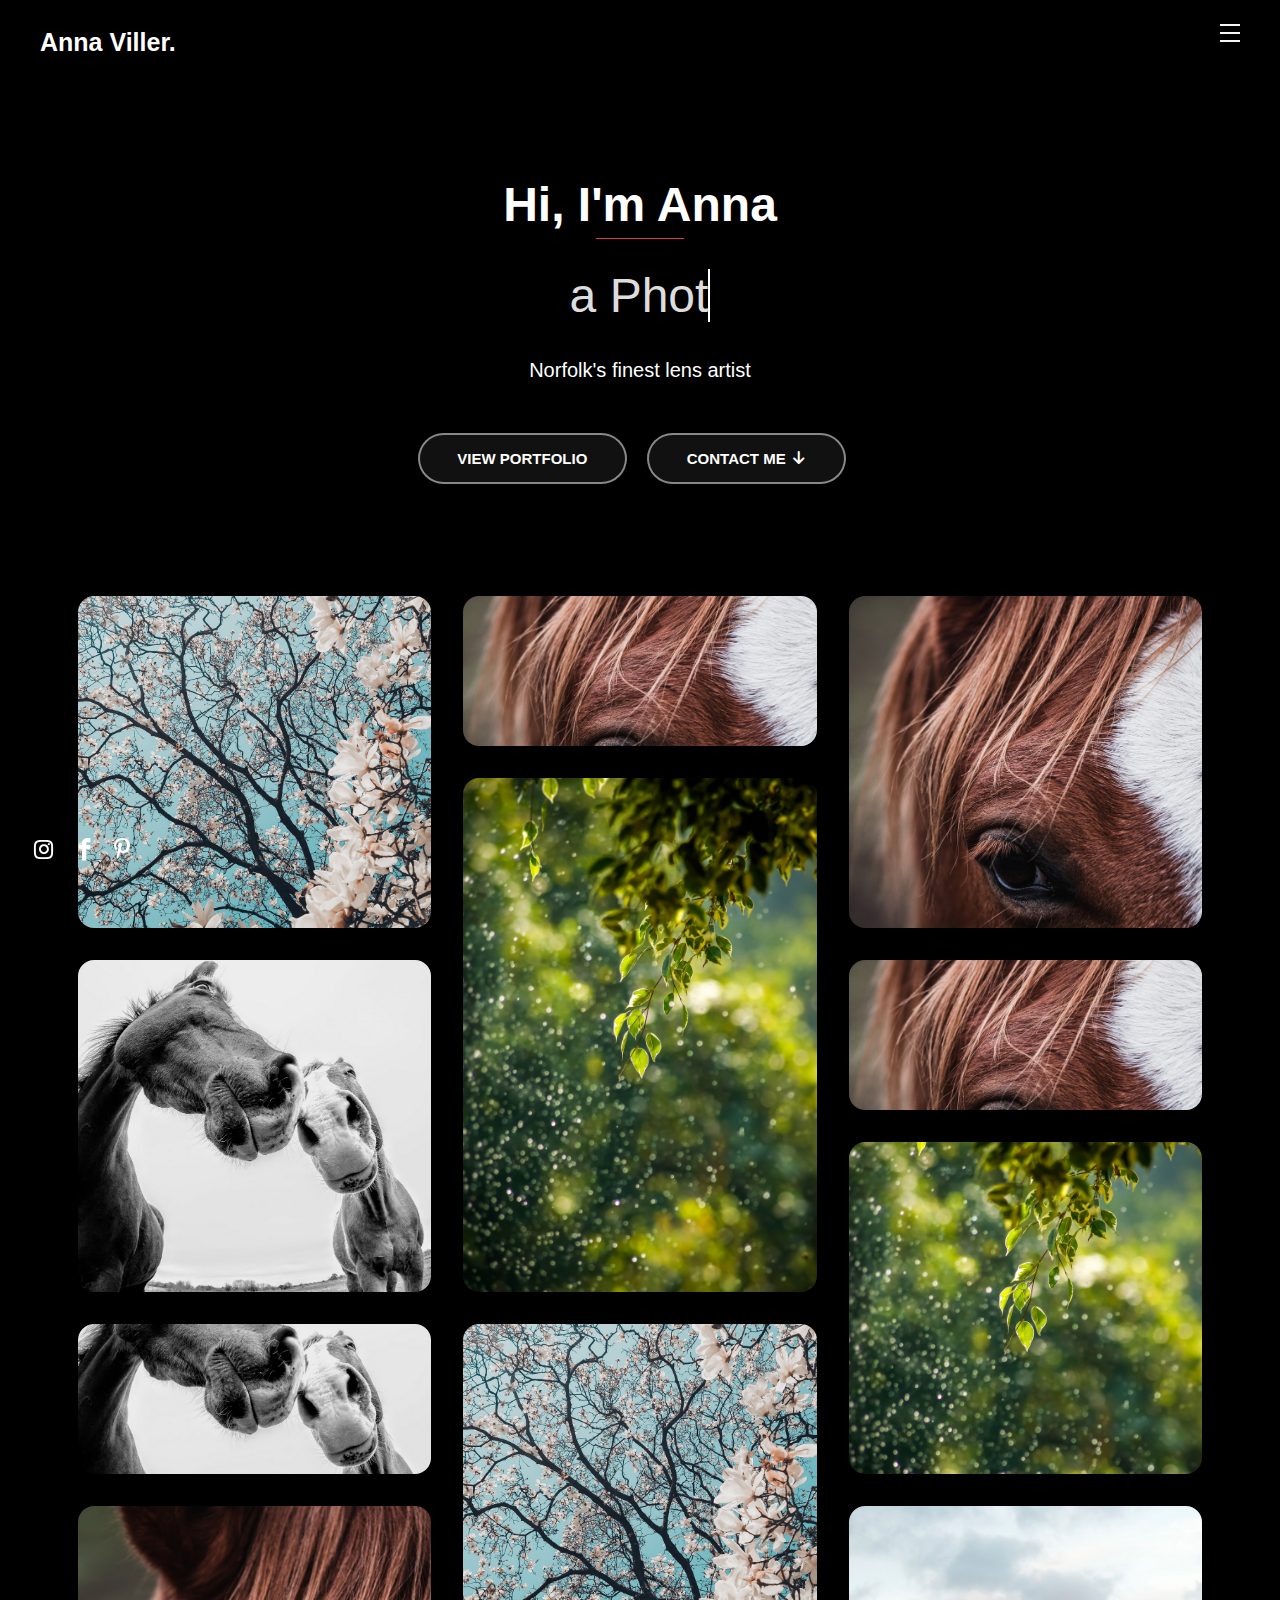
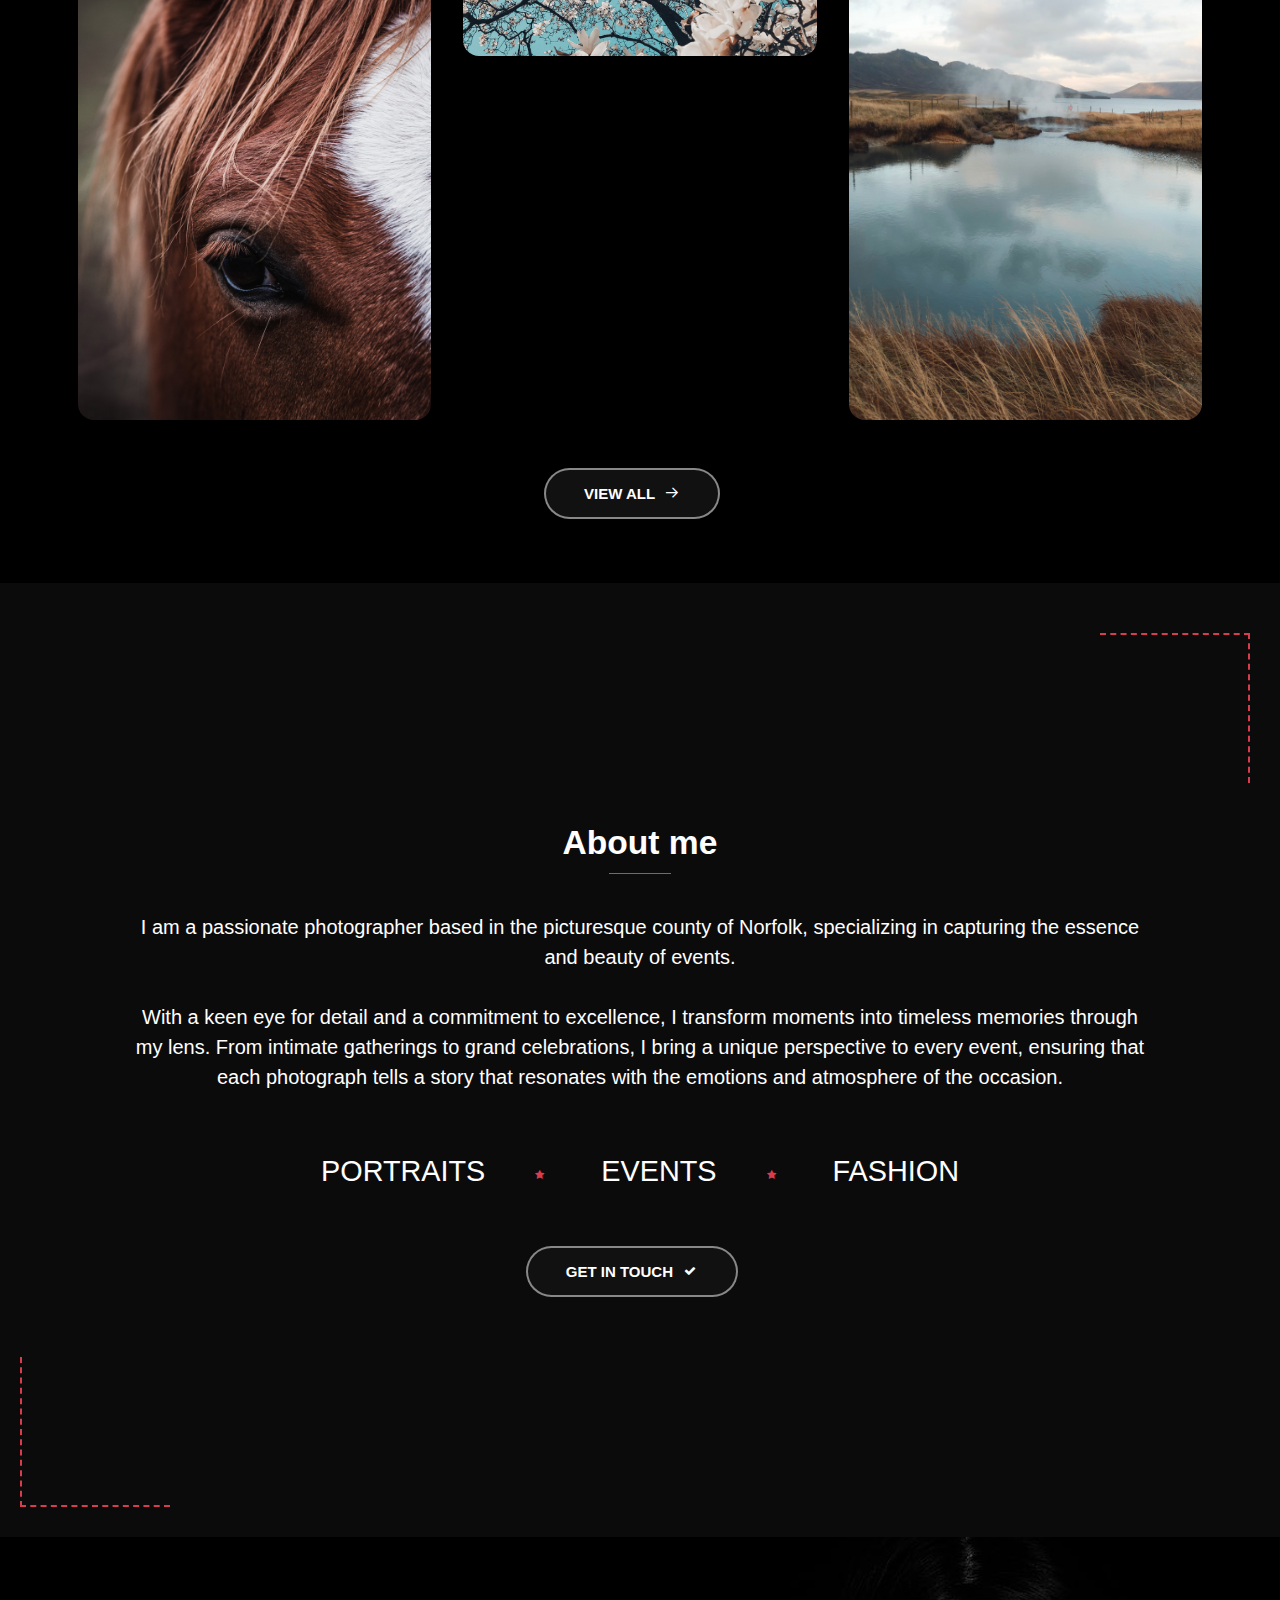
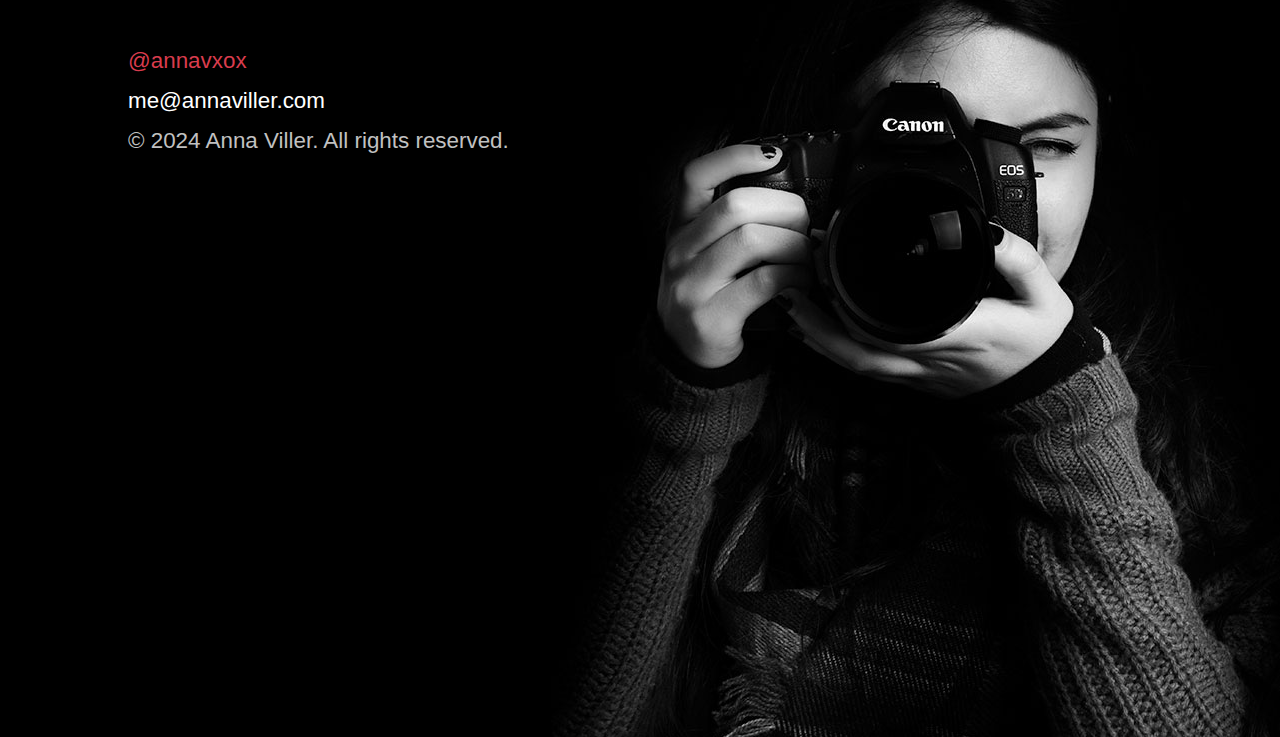
<file: index.html>
<!DOCTYPE html>
<html>
<head>
  <title>Anna Viller – Event Photography</title>
  <meta charset="utf-8">
  <meta http-equiv="X-UA-Compatible" content="IE=edge">
  <meta name="viewport" content="width=device-width, initial-scale=1.0">
  <meta name="format-detection" content="telephone=no">
  <meta name="apple-mobile-web-app-capable" content="yes">
  <meta name="author" content="">
  <meta name="keywords" content="">
  <meta name="description" content="">

  <link rel="stylesheet" type="text/css" href="css/normalize.css">
  <link rel="stylesheet" type="text/css" href="css/normalize.css">
  <link rel="stylesheet" type="text/css" href="css/vendor.css">
  <link rel="stylesheet" type="text/css" href="fonts/icomoon/icomoon.css">
  <link rel="stylesheet" type="text/css" href="style.css">

</head>
<body class="bg-black">

<div class="preloader">
  <svg>
    <g>
      <path d="M 50,100 A 1,1 0 0 1 50,0"/>
    </g>
    <g>
      <path d="M 50,75 A 1,1 0 0 0 50,-25"/>
    </g>
    <defs>
      <linearGradient id="gradient" x1="0%" y1="0%" x2="0%" y2="100%">
        <stop offset="0%" style="stop-color:#FF56A1;stop-opacity:1" />
        <stop offset="100%" style="stop-color:#FF9350;stop-opacity:1" />
      </linearGradient>
    </defs>
  </svg>
</div>

<div class="nav nav-overlay">
  <div class="nav__content">
    <ul class="nav__list">
      <li class="nav__list-item active-nav"><a href="index.html" class="hover-target">Home</a></li>
      <li class="nav__list-item"><a href="portfolio.html" class="hover-target">Portfolio</a></li>
    </ul>
  </div>
</div>

<header id="header" class="light">
  <div id="header-wrap">
    <nav id="navbar">
      <div class="main-logo">
        <a href="index.html">Anna Viller.</a>
      </div>
      <div class="action-menu">
        <input id="menu-toggle" type="checkbox" />
        <label class="menu-btn" for="menu-toggle">
          <span></span>
        </label>
      </div><!--action-menu-->
    </nav>
  </div><!--header-wrap-->
</header>

<div class="social-links">
  <ul class="list-unstyled d-flex">
    <li class="mr-3"><a href="#"><i class="icon icon-instagram m-1"></i></a></li>
    <li class="mr-3"><a href="#"><i class="icon icon-facebook m-1"></i></a></li>
    <li><a href="#"><i class="icon icon-pinterest-p m-1"></i></a></li>
  </ul>
</div><!--social-links-->

<div id="billboard">
  <div class="container">
    <div class="row">
      <div class="billboard-content d-flex mt-6 align-center">

        <div class="light text-center">
          <h1 class="section-title mb-4">Hi, <strong>I'm Anna</strong></h1>

          <span class="designation typewrite" data-period="500" data-type='[ "a Photographer", "Graphic Designer", "and a Hercules fan." ]'></span>
          <p class="pt-3">Norfolk's finest lens artist</p>

          <div class="button-container flex-sm-column flex-md-row justify-content-center mt-5">

            <a href="portfolio.html" class="btn btn-pill btn-large btn-outline-light mr-3 mb-sm-3"><span>View Portfolio</span></a>

            <a href="#contact" class="btn btn-pill btn-large btn-outline-light mr-3"><span>Contact Me</span><i class="icon icon-arrow-down2"></i></a>

          </div><!--button-box-->
        </div><!--text-content-->
      </div>
    </div>
  </div>
</div><!--billboard-->

<section class="portfolio-wrap fancyboxeffect light padding-medium">


  <div class="d-flex flex-wrap col-md-12">
    <div class="portfolio-container rows-8">
      <div>
        <a class="image-link" href="images/photo1.png">
          <img src="images/photo1.png" alt="photo" class="galleryImg" loading="lazy">
        </a>
      </div>
      <div>
        <a class="image-link" href="images/photo2.png">
          <img src="images/photo2.png" alt="photo" class="galleryImg" loading="lazy">
        </a>
      </div>

      <div>
        <a class="image-link" href="images/photo2.png">
          <img src="images/photo2.png" alt="photo" class="galleryImg" loading="lazy">
        </a>
      </div>
      <div>
        <a class="image-link" href="images/photo3.png">
          <img src="images/photo3.png" alt="photo" class="galleryImg" loading="lazy">
        </a>
      </div>
      <div>
        <a class="image-link" href="images/photo4.png">
          <img src="images/photo4.png" alt="photo" class="galleryImg" loading="lazy">
        </a>
      </div>
      <div>
        <a class="image-link" href="images/photo2.png">
          <img src="images/photo2.png" alt="photo" class="galleryImg" loading="lazy">
        </a>
      </div>
      <div>
        <a class="image-link" href="images/photo3.png">
          <img src="images/photo3.png" alt="photo" class="galleryImg" loading="lazy">
        </a>
      </div>
      <div>
        <a class="image-link" href="images/photo4.png">
          <img src="images/photo4.png" alt="photo" class="galleryImg" loading="lazy">
        </a>
      </div>
      <div>
        <a class="image-link" href="images/photo2.png">
          <img src="images/photo2.png" alt="photo" class="galleryImg" loading="lazy">
        </a>
      </div>

      <div>
        <a class="image-link" href="images/photo1.png">
          <img src="images/photo1.png" alt="photo" class="galleryImg" loading="lazy">
        </a>
      </div>
      <div>
        <a class="image-link" href="images/photo5.png">
          <img src="images/photo5.png" alt="photo" class="galleryImg" loading="lazy">
        </a>
      </div>

    </div>
  </div><!--col-md-12-->

  <div class="pix_btn btn-click text-center">
    <a href="portfolio.html" class="btn btn-pill btn-large btn-outline-light mr-3"><span>View all</span>
      <i class="icon icon-arrow-thin-right"></i></a>
  </div>

</section>

<section class="about-us bg-grey light padding-xlarge">
  <div class="container">
    <div class="row">
      <div class="border-top-right"></div><!--border-top-right-->
      <div class="border-left-bottom"></div><!--border-left-bottom-->
      <div class="section-header text-center">
        <h2 class="section-title mb-5">About me</h2>
        <p>I am a passionate photographer based in the picturesque county of Norfolk, specializing in capturing the essence and beauty of events.</p>
        <p>With a keen eye for detail and a commitment to excellence, I transform moments into timeless memories through my lens. From intimate gatherings to grand celebrations, I bring a unique perspective to every event, ensuring that each photograph tells a story that resonates with the emotions and atmosphere of the occasion.</p>
      </div>
      <div class="pg-features flex-container mt-4">
        <ul class="list-unstyled m-auto d-flex flex-column flex-md-row justify-content-center text-uppercase">
          <li><a href="#">Portraits</a><i class="icon icon-star d-none d-md-inline-block"></i></li>
          <li><a href="#">Events</a><i class="icon icon-star d-none d-md-inline-block"></i></li>
          <li><a href="#">Fashion</a></li>
        </ul>
      </div><!--pg-features-->
    </div>
    <div class="pix_btn btn-click text-center mt-5">
      <a href="#contact" class="btn btn-pill btn-large btn-outline-light mr-3" data-hover="click"><span>Get in touch</span>
        <i class="icon icon-check"></i></a>
    </div>
  </div>
</section>

<footer id="footer" class="bg-black light padding-xlarge" style="background-image: url(images/photography.jpg);background-position: right;background-repeat: no-repeat;">

  <div class="container">
    <div class="row">

      <div class="contact-information mt-4 ">

        <div id="contact" class="contact-detail">
          <div class="detail mr-6 mb-4">
            <ul class="list-unstyled colored-grey text-large">
              <li><a href="" class="colored">@annavxox</a></li>
              <li><a href="mailto:info@yourcompany.com">me@annaviller.com</a></li>
              <li>© 2024 Anna Viller. All rights reserved.</li>
            </ul>
          </div><!--detail-->

        </div><!--contact-detail-->

      </div><!--contact-information-->
    </div>
  </div>
</footer>
<script src="js/jquery-1.11.0.min.js"></script>
<script type="text/javascript" src="js/plugins.js"></script>
<script type="text/javascript" src="js/script.js"></script>

</body>
</html>
</file>
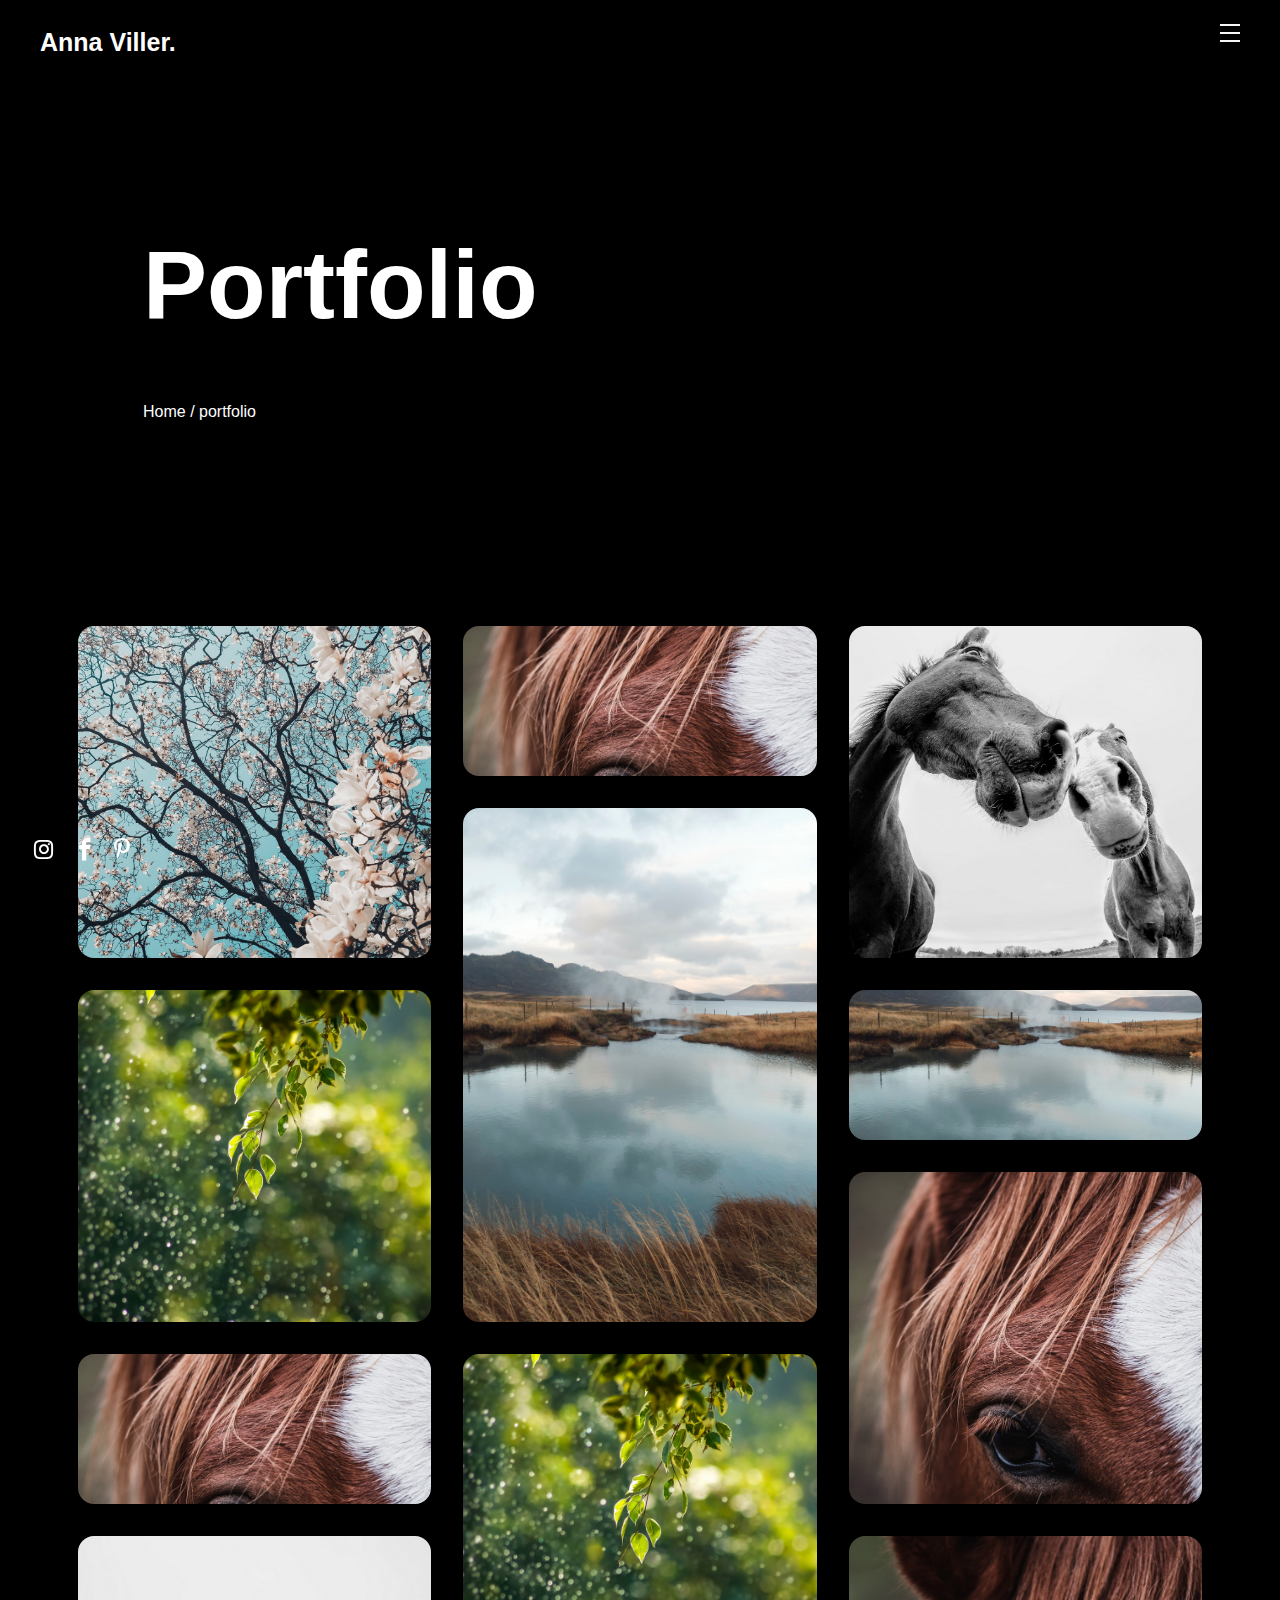
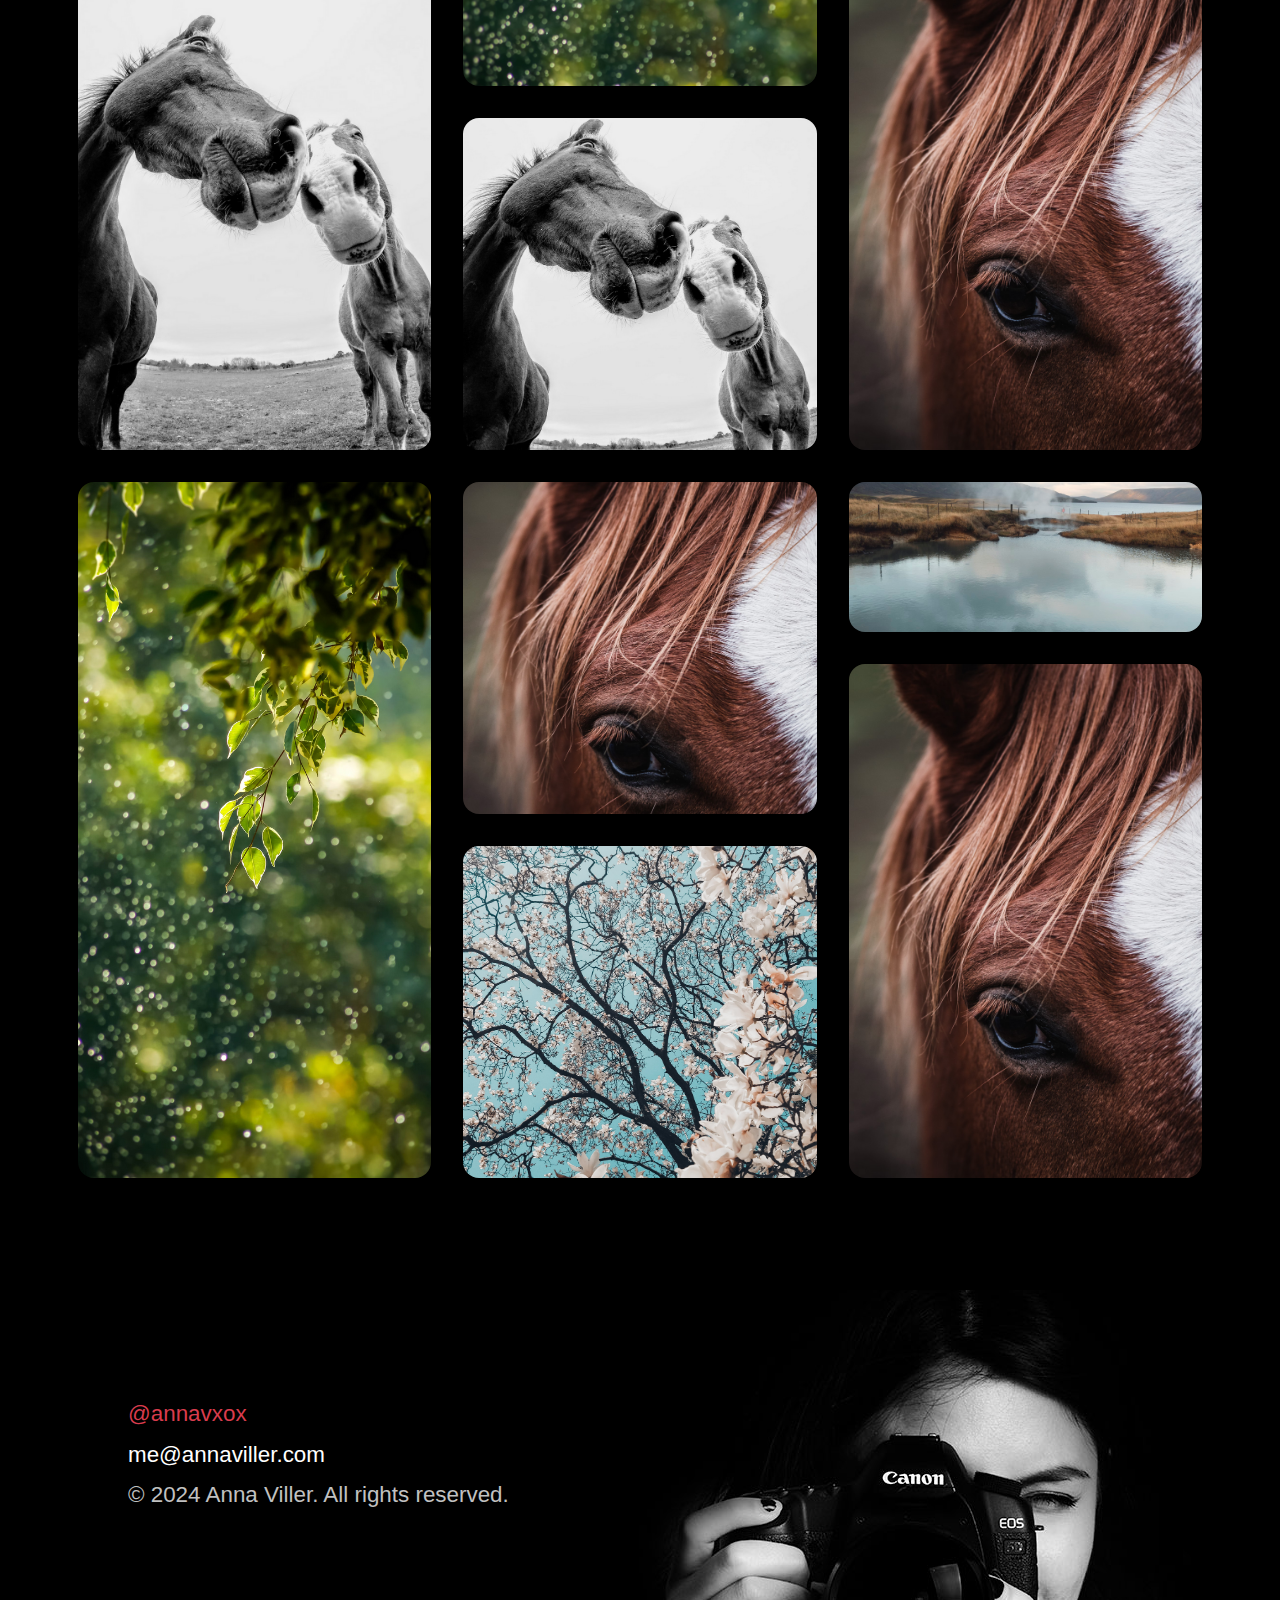
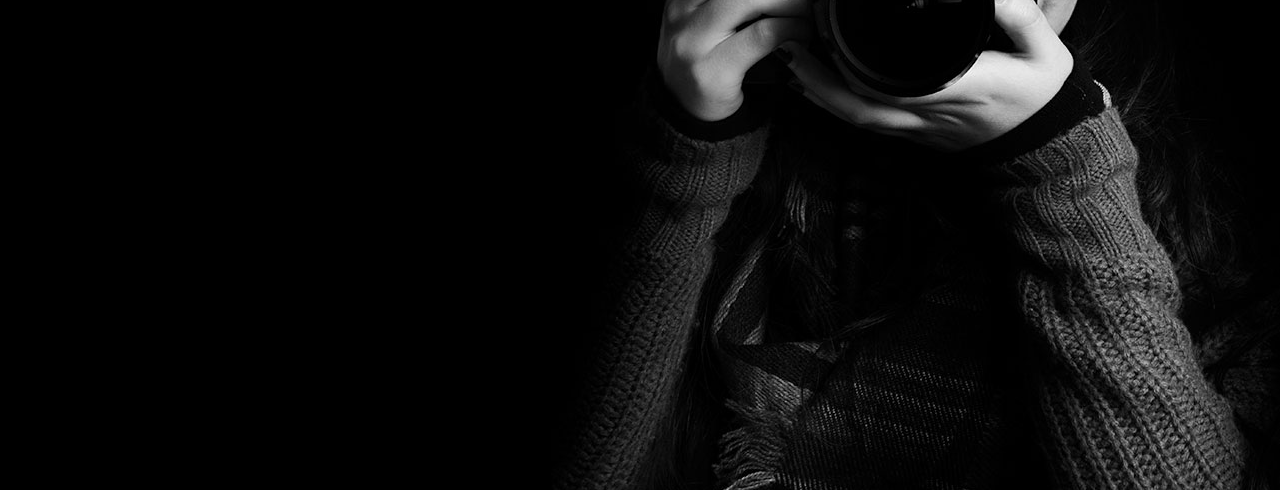
<file: portfolio.html>
<!DOCTYPE html>
<html>
<head>
    <title>Portfolio | Anna Viller – Event Photography</title>
    <meta charset="utf-8">
    <meta http-equiv="X-UA-Compatible" content="IE=edge">
    <meta name="viewport" content="width=device-width, initial-scale=1.0">
    <meta name="format-detection" content="telephone=no">
    <meta name="apple-mobile-web-app-capable" content="yes">
    <meta name="author" content="">
    <meta name="keywords" content="">
    <meta name="description" content="">

    <link rel="stylesheet" type="text/css" href="css/normalize.css">
    <link rel="stylesheet" type="text/css" href="css/vendor.css">
    <link rel="stylesheet" type="text/css" href="fonts/icomoon/icomoon.css">
    <link rel="stylesheet" type="text/css" href="style.css">

</head>
<body class="bg-black light">

<div class="preloader">
    <svg>
        <g>
            <path d="M 50,100 A 1,1 0 0 1 50,0"/>
        </g>
        <g>
            <path d="M 50,75 A 1,1 0 0 0 50,-25"/>
        </g>
        <defs>
            <linearGradient id="gradient" x1="0%" y1="0%" x2="0%" y2="100%">
                <stop offset="0%" style="stop-color:#FF56A1;stop-opacity:1" />
                <stop offset="100%" style="stop-color:#FF9350;stop-opacity:1" />
            </linearGradient>
        </defs>
    </svg>
</div>

<div class="nav nav-overlay">
    <div class="nav__content">
        <ul class="nav__list">
            <li class="nav__list-item"><a href="index.html" class="hover-target">Home</a></li>
            <li class="nav__list-item active-nav"><a href="portfolio.html" class="hover-target">Portfolio</a></li>
        </ul>
    </div>
</div>

<header id="header" class="light">
    <div id="header-wrap">
        <nav id="navbar">
            <div class="main-logo">
                <a href="index.html">Anna Viller.</a>
            </div>
            <div class="action-menu">
                <input id="menu-toggle" type="checkbox" />
                <label class="menu-btn" for="menu-toggle">
                    <span></span>
                </label>
            </div><!--action-menu-->
        </nav>
    </div><!--header-wrap-->
</header>


<div class="social-links">
    <ul class="list-unstyled d-flex">
        <li class="mr-3"><a href="#"><i class="icon icon-instagram m-1"></i></a></li>
        <li class="mr-3"><a href="#"><i class="icon icon-facebook m-1"></i></a></li>
        <li><a href="#"><i class="icon icon-pinterest-p m-1"></i></a></li>
    </ul>
</div><!--social-links-->

<section class="hero-section">

    <div class="hero-content padding-large">
        <div class="container">
            <div class="row">
                <div class="col-md-12">
                    <h1 class="page-title">Portfolio</h1>
                    <div class="breadcrumbs">
                        <span class="item"><a href="index.html">Home /</a></span>
                        <span class="item">portfolio</span>
                    </div>
                </div>
            </div>
        </div>
    </div>

</section>

<div id="main-wrapper">

    <section class="portfolio-wrap fancyboxeffect light padding-medium">


        <div class="d-flex flex-wrap col-md-12">
            <div class="portfolio-container">
                <div>
                    <a class="image-link" rel="gallery" href="images/photo1.png">
                        <img src="images/photo1.png" alt="photo" class="galleryImg" loading="lazy">
                    </a>
                </div>
                <div>
                    <a class="image-link" href="images/photo2.png">
                        <img src="images/photo2.png" alt="photo" class="galleryImg" loading="lazy">
                    </a>
                </div>
                <div>
                    <a class="image-link" href="images/photo3.png">
                        <img src="images/photo3.png" alt="photo" class="galleryImg" loading="lazy">
                    </a>
                </div>
                <div>
                    <a class="image-link" href="images/photo4.png">
                        <img src="images/photo4.png" alt="photo" class="galleryImg" loading="lazy">
                    </a>
                </div>
                <div>
                    <a class="image-link" href="images/photo5.png">
                        <img src="images/photo5.png" alt="photo" class="galleryImg" loading="lazy">
                    </a>
                </div>
                <div>
                    <a class="image-link" href="images/photo5.png">
                        <img src="images/photo5.png" alt="photo" class="galleryImg" loading="lazy">
                    </a>
                </div>
                <div>
                    <a class="image-link" href="images/photo2.png">
                        <img src="images/photo2.png" alt="photo" class="galleryImg" loading="lazy">
                    </a>
                </div>

                <div>
                    <a class="image-link" href="images/photo2.png">
                        <img src="images/photo2.png" alt="photo" class="galleryImg" loading="lazy">
                    </a>
                </div>
                <div>
                    <a class="image-link" href="images/photo3.png">
                        <img src="images/photo3.png" alt="photo" class="galleryImg" loading="lazy">
                    </a>
                </div>
                <div>
                    <a class="image-link" href="images/photo4.png">
                        <img src="images/photo4.png" alt="photo" class="galleryImg" loading="lazy">
                    </a>
                </div>
                <div>
                    <a class="image-link" href="images/photo2.png">
                        <img src="images/photo2.png" alt="photo" class="galleryImg" loading="lazy">
                    </a>
                </div>
                <div>
                    <a class="image-link" href="images/photo3.png">
                        <img src="images/photo3.png" alt="photo" class="galleryImg" loading="lazy">
                    </a>
                </div>
                <div>
                    <a class="image-link" href="images/photo4.png">
                        <img src="images/photo4.png" alt="photo" class="galleryImg" loading="lazy">
                    </a>
                </div>
                <div>
                    <a class="image-link" href="images/photo2.png">
                        <img src="images/photo2.png" alt="photo" class="galleryImg" loading="lazy">
                    </a>
                </div>

                <div>
                    <a class="image-link" href="images/photo1.png">
                        <img src="images/photo1.png" alt="photo" class="galleryImg" loading="lazy">
                    </a>
                </div>
                <div>
                    <a class="image-link" href="images/photo5.png">
                        <img src="images/photo5.png" alt="photo" class="galleryImg" loading="lazy">
                    </a>
                </div>
                <div>
                    <a class="image-link" href="images/photo2.png">
                        <img src="images/photo2.png" alt="photo" class="galleryImg" loading="lazy">
                    </a>
                </div>

            </div>
        </div><!--col-md-12-->

    </section>

    <footer id="footer" class="bg-black light padding-xlarge" style="background-image: url(images/photography.jpg);background-position: right;background-repeat: no-repeat;">

        <div class="container">
            <div class="row">

                <div class="contact-information mt-4 ">

                    <div id="contact" class="contact-detail">
                        <div class="detail mr-6 mb-4">
                            <ul class="list-unstyled colored-grey text-large">
                                <li><a href="" class="colored">@annavxox</a></li>
                                <li><a href="mailto:info@yourcompany.com">me@annaviller.com</a></li>
                                <li>© 2024 Anna Viller. All rights reserved.</li>
                            </ul>
                        </div><!--detail-->

                    </div><!--contact-detail-->

                </div><!--contact-information-->
            </div>
        </div>
    </footer>

</div><!---main-wrapper--->

<script src="js/jquery-1.11.0.min.js"></script>
<script type="text/javascript" src="js/plugins.js"></script>
<script type="text/javascript" src="js/script.js"></script>

</body>
</html>
</file>
<file: fonts/icomoon/icomoon.css>
@font-face {
  font-family: 'icomoon';
  src:  url('fonts/icomoon.eot?lvocsa');
  src:  url('fonts/icomoon.eot?lvocsa#iefix') format('embedded-opentype'),
    url('fonts/icomoon.ttf?lvocsa') format('truetype'),
    url('fonts/icomoon.woff?lvocsa') format('woff'),
    url('fonts/icomoon.svg?lvocsa#icomoon') format('svg');
  font-weight: normal;
  font-style: normal;
  font-display: block;
}

[class^="icon-"], [class*=" icon-"] {
  /* use !important to prevent issues with browser extensions that change fonts */
  font-family: 'icomoon' !important;
  speak: never;
  font-style: normal;
  font-weight: normal;
  font-variant: normal;
  text-transform: none;
  line-height: 1;

  /* Better Font Rendering =========== */
  -webkit-font-smoothing: antialiased;
  -moz-osx-font-smoothing: grayscale;
}

.icon-fullscreen:before {
  content: "\e900";
}
.icon-camera:before {
  content: "\e90f";
}
.icon-arrow-up2:before {
  content: "\ea3a";
}
.icon-arrow-down2:before {
  content: "\ea3e";
}
.icon-facebook:before {
  content: "\ea90";
}
.icon-twitter:before {
  content: "\ea96";
}
.icon-youtube:before {
  content: "\ea9d";
}
.icon-behance:before {
  content: "\eaa8";
}
.icon-plus:before {
  content: "\f067";
}
.icon-star:before {
  content: "\f005";
}
.icon-check:before {
  content: "\f00c";
}
.icon-search:before {
  content: "\f002";
}
.icon-linkedin-square:before {
  content: "\f08c";
}
.icon-bars:before {
  content: "\f0c9";
}
.icon-navicon:before {
  content: "\f0c9";
}
.icon-reorder:before {
  content: "\f0c9";
}
.icon-angle-left:before {
  content: "\f104";
}
.icon-angle-right:before {
  content: "\f105";
}
.icon-angle-up:before {
  content: "\f106";
}
.icon-angle-down:before {
  content: "\f107";
}
.icon-instagram:before {
  content: "\f16d";
}
.icon-paper-plane:before {
  content: "\f1d8";
}
.icon-send:before {
  content: "\f1d8";
}
.icon-pinterest-p:before {
  content: "\f231";
}
.icon-arrow-thin-left:before {
  content: "\e902";
}
.icon-arrow-thin-right:before {
  content: "\e903";
}
</file>
<file: style.css>
/*--------------------------------------------------------------
This is main CSS file that contains custom style rules used in this template
--------------------------------------------------------------*/

/*------------------------------------*\
    Table of contents
\*------------------------------------*/
/*
1. Normalize
2. Base Styles
  - Clearfix
  - Floating & Alignment
3. Typography
4. Divider Styles
5. Image Styles
  - Image with Caption
6. Form Styles
7. Button Styles
  - Button Sizes
  - Button Shapes
  - Button Color Scheme
8. Grid Layout
  - Rows
  - Columns
  - Column with Border
  - Responsive Utilities
9. Table Styles
10. Site Structure

/*--------------------------------------------------------------
/** 1. Normalize
--------------------------------------------------------------*/
html, body {
  position: relative;
  width: 100%;
  height: 100%;
}
html {
  font-size: 100%;
  font-family: sans-serif;
  -ms-text-size-adjust: 100%;
  -webkit-text-size-adjust: 100%;
}
body {
  margin: 0;
  font-style: normal;
  -ms-text-size-adjust: 100%;
  -webkit-text-size-adjust: 100%;
  text-rendering: optimizeLegibility
}
article, aside, details, figcaption, figure, footer, header, main, menu, nav, section, summary {
  display: block;
}
audio, canvas, progress, video {
  display: inline-block;
  vertical-align: baseline;
}
audio:not([controls]) {
  display: none;
  height: 0;
}
[hidden],
template {
  display: none;
}
a {
  background-color: transparent;
  outline: 0;
  text-decoration: none;
  cursor: pointer;
  -webkit-text-decoration-skip: objects;
  -webkit-transition: all 0.3s ease;
  transition: all 0.3s ease;
}
abbr[title] {
  border-bottom: none;
  text-decoration: underline;
  text-decoration: underline dotted;
}
b, strong, .strong {
  font-weight: bolder;
}
dfn {
  font-style: italic;
}
mark {
  background-color: #ff0;
  color: #000;
}
small {
  font-size: 80%;
}
sub,
sup {
  font-size: 75%;
  line-height: 0;
  position: relative;
  vertical-align: baseline;
}
sup {
  top: -0.5em;
}
h1 {
  font-size: 2em;
  margin: 0.67em 0;
}
h1, h2, h3, h4, h5, h6, ul, ol, dl, li, dd, small {
  padding: 0;
}
img {
  border: 0;
}
svg:not(:root) {
  overflow: hidden;
  display: block;
}
figure {
  margin: 1em 40px;
}
hr {
  height: 0;
  overflow: visible;
  -webkit-box-sizing: content-box;
  -moz-box-sizing: content-box;
  box-sizing: content-box;
}
pre {
  overflow: auto;
}
code, kbd, pre, samp {
  font-family: Courier, monospace;
  font-size: 1em;
}
blockquote::before, blockquote::after,
q::before, q::after {
  content: '';
}
blockquote, q {
  quotes: "" "";
  padding: 2em 0;
  margin-left: 0;
  margin-bottom: 2em;
  font-size: x-large;
  font-family: serif;
  font-style: italic;
  border-top: 1px solid #111;
  border-bottom: 1px solid #111;
}
button, input, optgroup, select, textarea {
  color: inherit;
  font: inherit;
  margin: 0;
}
button, input {
  overflow: visible;
}
button, select {
  text-transform: none;
}
select {
  text-indent: 45px;
}
button,
html input[type="button"],
input[type="reset"],
input[type="submit"] {
  -webkit-appearance: button;
  cursor: pointer;
}
button[disabled],
html input[disabled] {
  cursor: default;
}
button::-moz-focus-inner,
input::-moz-focus-inner {
  border: 0;
  padding: 0;
}
input {
  line-height: normal;
}
input[type="checkbox"],
input[type="radio"] {
  padding: 0;
  outline: 0;
  -webkit-box-sizing: border-box;
  -moz-box-sizing: border-box;
  box-sizing: border-box;
}
input[type="number"]::-webkit-inner-spin-button,
input[type="number"]::-webkit-outer-spin-button {
  height: auto;
}
input[type="search"] {
  -webkit-appearance: textfield;
  outline-offset: -2px;
}
input[type="search"]::-webkit-search-cancel-button,
input[type="search"]::-webkit-search-decoration {
  -webkit-appearance: none;
}
::-webkit-file-upload-button {
  -webkit-appearance: button;
  font: inherit;
}
fieldset {
  border: 1px solid #c0c0c0;
  margin: 0 2px;
  padding: 0.35em 0.625em 0.75em;
}
legend {
  border: 0;
  padding: 0;
}
textarea {
  overflow: auto;
}
optgroup {
  font-weight: bold;
}
table {
  border-collapse: collapse;
  border-spacing: 0;
  width: 100%;
}
td, th {
  padding: 0;
}

/*--------------------------------------------------------------
/** 2. Base Styles
--------------------------------------------------------------*/
*, *::before, *::after {
  -webkit-box-sizing: border-box;
  -moz-box-sizing: border-box;
  box-sizing: border-box;
}
html {
  box-sizing: border-box;
}
body {
  font-family: Raleway, sans-serif;
  line-height: 1.8;
  color: #111;
}
body.no-scroll {
    overflow: hidden;
}
a {
  color: #111;
}
a:hover {
  color: #d93c4d;
  text-decoration: none;
}
ul, ol {
  margin-top: 0;
  margin-bottom: 0;
  margin-left: 0;
  padding: 0;
}
ul ul,
ol ul,
ul ol,
ol ol {
  margin-top: 0;
  margin-bottom: 0;
}
ul li, ol li {
  margin-bottom: 0;
  outline: 0;
}
ul li.active a{
  text-decoration: none;
}
ul li a{
  color: #151515;
}
ul li a:hover{
  text-decoration: none;
}
ul li:last-child,
ol li:last-child {
  margin-bottom: 0;
}
.list-unstyled {
  padding-left: 0;
  list-style: none;
}
.list-inline {
  padding-left: 0;
  list-style: none;
  margin-left: -0.5rem;
}
.list-inline > li {
  display: inline-block;
  padding-left: 1rem;
  padding-right: 1rem;
}
dl {
  margin-top: 0;
  margin-bottom: 2rem;
}
dt,
dd {
  line-height: 1.42857143;
}
dt {
  font-weight: bold;
}
dd {
  margin-left: 0;
}
button, input, select, textarea {
  font-family: inherit;
  font-size: inherit;
  line-height: inherit;
  outline: 0;
}
figure {
  margin: 0;
  line-height: 1;
}
img {
  display: inline-block;
  border: 0;
  max-width: 100%;
  height: auto;
  vertical-align: middle;
}
::selection {
  background: #d93c4d;
  color: #fff;
  text-shadow: none;
}
::-moz-selection {
  background: #d93c4d;
  color: #fff;
  text-shadow: none;
}
::-webkit-input-placeholder {
  color: #646464; /* WebKit browsers */
  -webkit-transition: color .2s;
  transition: color .2s;
}
::-moz-placeholder {
  color: #646464; /* Mozilla Firefox 19+ */
  -webkit-transition: color .2s;
  transition: color .2s;
}
:-ms-input-placeholder {
  color: #646464;/* Internet Explorer 10+ */
  -webkit-transition: color .2s;
  transition: color .2s;
}
::placeholder {
  color: #646464;
  -webkit-transition: color .2s;
  transition: color .2s;
}

.fade-in-page {
  -webkit-animation: fade-in ease-in-out 1.3s both;
  -moz-animation: fade-in ease-in-out 1.3s both;
  animation: fade-in ease-in-out 1.3s both
}

@-webkit-keyframes fade-in {
  0% {
    opacity: 0;
  }
  100% {
    opacity: 1;
  }
}
@-moz-keyframes fade-in {
  0% {
    opacity: 0;
  }
  100% {
    opacity: 1;
  }
}
@keyframes fade-in {
  0% {
    opacity: 0;
  }
  100% {
    opacity: 1;
  }
}

/* - Clearfix
------------------------------------------------------------- */
.clearfix::before,
.clearfix::after,
.container::before,
.container::after,
.container-fluid::before,
.container-fluid::after,
.row::before,
.row::after,
.general-section::before,
.general-section::after,
.full-width-section::before,
.full-width-section::after,
.tabs::before,
.tabs::after {
  content: "";
  display: table;
  line-height: 0;
}
.clearfix::after,
.container::after,
.container-fluid::after,
.row::after,
.general-section::after,
.full-width-section::after,
.tabs-section::after {
  clear: both;
}

/* - Floating & Alignment
------------------------------------------------------------- */
.align-left {
  float: left;
  text-align: left;
}
.align-right {
  float: right;
  text-align: right;
}
.align-center {
  display: block;
  margin-left: auto;
  margin-right: auto;
  text-align: center;
}
.vertical-align {
  position: relative;
  top: 50%;
  -webkit-transform: translateY(-50%);
  transform: translateY(-50%);
}
.vertical-align-children {
  display: -webkit-flex;
  display: -moz-flex;
  display: -ms-flexbox;
  display: flex;
  align-items: center;
  -webkit-align-items: center;
  justify-content: center;
  -webkit-justify-content: center;
  flex-direction: row;
  -webkit-flex-direction: row;
}

@media only screen and (max-width: 991px) {
  .vertical-align-children {
    display: block;
  }
}

/*--------------------------------------------------------------
/** 3. Typography
--------------------------------------------------------------*/
h1, .h1, h2, .h2, h3, .h3, h4, .h4, h5, .h5, h6, .h6 {
  font-weight: 700;
  line-height: 1.2;
  color: #333;
}
h4, h5, h6 {
  margin-top: 0;
  margin-bottom: 5px;
}
h5, h6 {
  letter-spacing: 1px;
}
.h1, h1  {
  font-size: 3em;
  line-height: 1;
}
.h2, h2  {
  font-size: 2.1em;
  line-height: 1.2;
}
.h3, h3  {
  font-size: 1.6em;
  line-height: 1.3;
}
.h4, h4  {
  font-size: 1.8em;
  line-height: 1.25;
}
.h5, h5  {
  font-size: 1.3em;
  line-height: 1.25;
  letter-spacing: 0.03em;
}
h6, .h6 {
  font-size: 0.9em;
  line-height: 1.4;
}
h1 small, h2 small, h3 small, h4 small, h5 small, h6 small {
  font-size: 75%;
}
h1 a, h2 a, h3 a, h4 a, h5 a, h6 a {
  font-weight: inherit;
  color: inherit;
  text-decoration: none;
}
h2 a:hover, h3 a:hover, h3.post-title a:hover {
  color: #e0000c;
  text-decoration: none;
}
p {
  margin: 0 0 1.5em;
  font-size: 20px;
  line-height: 1.5;
}
p, ul, ol, dl, table, fieldset, blockquote, address, pre {
}
p:empty {
  display: none;
}
small {
  font-size: 85%;
}
mark {
  background-color: #fcf8e3;
  padding: 0.28rem;
}
dfn, cite, em, i {
  font-style: italic;
}

pre {
  background-color: rgba(0,0,0,0.025);
  display: block;
  overflow: visible;
  overflow-y: hidden;
  position: relative;
  margin: 3rem 0;
  padding: 20px 20px 20px 40px;
  font-size: 14px;
  line-height: 1.6;
}
pre::before {
  content: "";
  background: url("data:image/svg+xml;charset=utf8,%3Csvg xmlns='http://www.w3.org/2000/svg' width='32' height='32' fill='white' viewBox='0 0 32 32'%3E%3Cpath d='M10,23.7l-0.9,0.9c-0.2,0.2-0.6,0.2-0.8,0l-8.2-8.2c-0.2-0.2-0.2-0.6,0-0.8l8.2-8.2c0.2-0.2,0.6-0.2,0.8,0L10,8.3c0.2,0.2,0.2,0.6,0,0.8L3.1,16l6.9,6.9C10.2,23.1,10.2,23.5,10,23.7L10,23.7zM20.3,5l-6.5,22.6c-0.1,0.3-0.4,0.5-0.7,0.4L12,27.7c-0.3-0.1-0.5-0.4-0.4-0.7l6.5-22.6c0.1-0.3,0.4-0.5,0.7-0.4L20,4.3C20.2,4.4,20.4,4.7,20.3,5z M31.8,16.4l-8.2,8.2c-0.2,0.2-0.6,0.2-0.8,0L22,23.7c-0.2-0.2-0.2-0.6,0-0.8l6.9-6.9L22,9.1c-0.2-0.2-0.2-0.6,0-0.8l0.9-0.9c0.2-0.2,0.6-0.2,0.8,0l8.2,8.2C32.1,15.8,32.1,16.2,31.8,16.4L31.8,16.4z'/%3E%3C/svg%3E") no-repeat center center;
  background-position: center 5px;
  background-size: 16px;
  background-color: rgba(0,0,0,0.5);
  position: absolute;
  top: 0;
  left: 0;
  height: 100%;
  padding: 0 0 0 25px;
  z-index: 5;
}
code, kbd, var {
  font-size: 14px;
}
code {
  background-color: #f9f2f4;
  border-radius: 4px;
  padding: 2px 4px;
  color: #c7254e;
}
abbr {
  border-bottom: 0.1px dotted #666;
  cursor: help;
}
.two-column {
  -webkit-column-count: 2;
  -moz-column-count: 2;
  column-count: 2;
  -webkit-column-gap: 30px;
  -moz-column-gap: 30px;
  column-gap: 30px;
}
@media only screen and (max-width: 767px) {
  .two-column {
    -webkit-column-count: 1;
    -moz-column-count: 1;
    column-count: 1;
    -webkit-column-gap: 0px;
    -moz-column-gap: 0px;
    column-gap: 0px;
  }
}
.dropcap {
  float: left;
  display: inline-block;
  margin: 6px 10px -6px 0;
  font-size: 550%;
  font-weight: 500;
  text-align: center;
  line-height: .8em;
  color: #121212;
}
.text-lead .dropcap {
  margin-top: 0;
}
.dropcap::first-letter {
  text-transform: uppercase;
}
.highlight {
  background-color: #ff9697;
  color: #fff;
  border-radius: 4px;
  padding: 2px 4px;
  font-size: 90%;
  font-weight: normal;
  text-transform: none;
}
.highlight.light {
  background: #ffff99;
  color: #121212;
}
.highlight.dark {
  background: #101010;
}
.colored {
  color: #d93c4d !important;
}
.color-primary {
  color: #333 !important;
}
.color-primary a{
  color: #333 !important;
}
.colored-grey {
  color: #c1c1c1 !important;
}
a.colored-grey:hover {
  color: #d93c4d !important;
}
.text-left {
  text-align: left;
}
.text-right {
  text-align: right;
}
.text-center {
  text-align: center;
}
.text-justify {
  text-align: justify;
}
.text-nowrap {
  white-space: nowrap;
}
.text-lowercase {
  text-transform: lowercase;
}
.text-uppercase {
  text-transform: uppercase;
}
.text-capitalize {
  text-transform: capitalize;
}
.text-italic {
  font-style: italic;
}
.text-lead {
  font-size: 280%;
  line-height: 1.2em;
  font-weight: 500;
}
.text-muted {
  color: #777;
}
.text-pri {
  color: #ff9697;
}
.text-hide {
  font: 0/0 a;
  color: transparent;
  text-shadow: none;
  background-color: transparent;
  border: 0;
}

@media only screen and (max-width: 575px) {
  .text-lead {
    font-size: 40px;
  }
}


/** . Text Align
--------------------------------------------------------------*/

.text-left {
  text-align: left;
}
.text-right {
  text-align: right;
}
.text-center {
  text-align: center;
}
.text-justify {
  text-align: justify;
}
.text-nowrap {
  white-space: nowrap;
}
.text-lead {
  font-size: 280%;
  line-height: 1.2em;
  font-weight: 500;
}
.text-muted {
  color: #777;
}
.text-pri {
  color: #ff9697;
}
.text-hide {
  font: 0/0 a;
  color: transparent;
  text-shadow: none;
  background-color: transparent;
  border: 0;
}

@media only screen and (max-width: 575px) {
  .text-lead {
    font-size: 40px;
  }
}


/*--------------------------------------------------------------
/** 5. Image Styles
--------------------------------------------------------------*/
img.align-left,
.wp-caption.align-left,
img.align-right,
.wp-caption.align-right {
  max-width: 40%;
}
img.align-left,
.wp-caption.align-left {
  margin: 6px 1em 6px 0;
  margin: 0.4em 2.5em 0.75em 0;
}
img.align-right,
.wp-caption.align-right {
  margin: 6px 0 6px 1em;
  margin: 0.4em 0 0.75em 2.5em;
}
img.align-center,
.wp-caption.align-center {
  display: block;
  margin: 0 auto 1.5em;
  text-align: center;
}
.full-width-img img {
  width: 100%;
}
.img-margin-left img,
.img-margin-right img {
  width: auto;
  max-width: 150%;
}
.img-margin-left {
  text-align: right;
}
.img-margin-left img {
  margin-left: -34rem;
}
.img-margin-right img {
  margin-right: -34rem;
}
.img-rounded {
    border-radius: 0.6rem;
}
.img-thumbnail {
  display: inline-block;
  max-width: 100%;
  height: auto;
  padding: 0.4rem;
  line-height: 1.42857143;
  background-color: #fff;
  border: 0.1rem solid #ddd;
  border-radius: 0.4rem;
  -webkit-transition: all .2s ease-in-out;
  transition: all .2s ease-in-out;
}
.img-circle {
  border-radius: 50%;
}

/* - Image Sizes
------------------------------------------------------------- */
img.bannerImg {
    width: 100%; /* Banner in Home Page */
    height: 900px;
}
img.galleryImg {
    width: 100%; /* Photogallery in Home Page */
}
img.photographyImg { /* Footer Bg in Home Page */
    height: 873px;
}
img.largeImg { /* photogallery in Home Page */
    height: 468px;
}
img.smallImg { /* Photogallery in Home Page */
    height: 227px;
}

/* - Image with Caption
------------------------------------------------------------- */
.wp-caption {
  margin-bottom: 1.5em;
}
.wp-caption-text,
.wp-caption .wp-caption-text {
  margin: 0.8em 5% 0;
  font-size: 0.8em;
  font-weight: normal;
  line-height: 1.4;
  color: rgba(0,0,0,0.6);
}

@media only screen and (max-width: 767px) {
  .wp-caption.align-right,
  .wp-caption.align-left {
    float: none;
    margin: 0 auto 1.5em;
    padding: 0;
    max-width: 100%;
  }
  .wp-caption.align-right .wp-caption-text,
  .wp-caption.align-left .wp-caption-text {
    text-align: center;
  }
}


/*--------------------------------------------------------------
/** 7. Form Styles
--------------------------------------------------------------*/
form .row {
  padding-bottom: 0;
}
fieldset {
  padding: 0;
  margin: 0;
  border: 0;
  min-width: 0;
}
label, legend {
  display: block;
  margin-bottom: 0.5em;
  font-size: 13px;
  color: #a7a7a7;
  letter-spacing: 1px;
}
input[type="text"],
input[type="password"],
input[type="date"],
input[type="datetime"],
input[type="email"],
input[type="number"],
input[type="search"],
input[type="tel"],
input[type="time"],
input[type="url"],
textarea,
select,
.form-control {
  background-color: #fff;
  display: block;
  border-right: 1px solid #a9a9a9;
  border-radius: 0;
  padding: 1em;
  width: 100%;
  font-size: 14px;
  line-height: 2;
  color: #121212;
  margin-bottom: 20px;
  -webkit-transition: all 0.3s linear;
  transition: all 0.3s linear;
}

input.form-control,
textarea.form-control,
select.form-control {
  border: 1px solid rgba(226,226,226,1);
  background-color: #f2f2f2;
}
input[type="text"]:focus,
input[type="password"]:focus,
input[type="date"]:focus,
input[type="datetime"]:focus,
input[type="email"]:focus,
input[type="number"]:focus,
input[type="search"]:focus,
input[type="tel"]:focus,
input[type="time"]:focus,
input[type="url"]:focus,
textarea:focus,
select:focus,
.form-control:focus {
  outline: 0;
}
.form-control::-webkit-input-placeholder {
  color: rgba(255,255,255,0.5);
}
.form-control:focus::-webkit-input-placeholder {
  color: #111;
}
.form-control::-moz-placeholder {
  color: rgba(255,255,255,0.5);
}
.form-control:focus::-moz-placeholder {
  color: #111;
}
.form-control:-ms-input-placeholder {
  color: rgba(255,255,255,0.5);
}
.form-control:focus:-ms-input-placeholder {
  color: #111;
}
.form-control::placeholder {
  color: rgba(255,255,255,0.5);
}
.form-control:focus::placeholder {
  color: #8a8987;
}
.form-control::-ms-expand {
  border: 0;
  background-color: transparent;
}
input[type="text"][disabled],
input[type="text"][readonly],
input[type="password"][disabled],
input[type="password"][readonly],
input[type="date"][disabled],
input[type="date"][readonly],
input[type="datetime"][disabled],
input[type="datetime"][readonly],
input[type="email"][disabled],
input[type="email"][readonly],
input[type="number"][disabled],
input[type="number"][readonly],
input[type="search"][disabled],
input[type="search"][readonly],
input[type="tel"][disabled],
input[type="tel"][readonly],
input[type="time"][disabled],
input[type="time"][readonly],
input[type="url"][disabled],
input[type="url"][readonly],
textarea[disabled],
textarea[readonly],
select[disabled],
select[readonly],
.form-control[disabled],
.form-control[readonly],
fieldset[disabled] .form-control {
  background-color: #f5f5f5;
  opacity: 1;
}
input[type="text"][disabled],
input[type="text"][readonly],
input[type="password"][disabled],
input[type="password"][readonly],
input[type="date"][disabled],
input[type="date"][readonly],
input[type="datetime"][disabled],
input[type="datetime"][readonly],
input[type="email"][disabled],
input[type="email"][readonly],
input[type="number"][disabled],
input[type="number"][readonly],
input[type="search"][disabled],
input[type="search"][readonly],
input[type="tel"][disabled],
input[type="tel"][readonly],
input[type="time"][disabled],
input[type="time"][readonly],
input[type="url"][disabled],
input[type="url"][readonly],
textarea[disabled],
textarea[readonly],
select[disabled],
select[readonly],
.form-control[disabled],
fieldset[disabled] .form-control {
  cursor: not-allowed;
}
textarea {
  overflow: auto;
  padding: 12px;
  min-height: none;
  vertical-align: top;
}
input[type="search"] {
  -webkit-appearance: none;
}
input[type="radio"],
input[type="checkbox"] {
  margin: 5px 10px 0 0;
  line-height: normal;
}
input[type="file"] {
  display: block;
}
input[type="range"] {
  display: block;
  width: 100%;
}
select {
  /*for firefox*/
  -moz-appearance: none;
  /*for chrome*/
  -webkit-appearance:none;
}
/*for IE10*/
select::-ms-expand {
    display: none;
}
select[multiple],
select[size] {
  height: auto;
}
input[type="file"]:focus,
input[type="radio"]:focus,
input[type="checkbox"]:focus {
  outline: thin dotted;
  outline: 5px auto -webkit-focus-ring-color;
  outline-offset: -2px;
}
.radio,
.checkbox {
  position: relative;
  display: block;
  margin-top: 10px;
  margin-bottom: 10px;
}
.radio label,
.checkbox label,
.radio-inline label,
.checkbox-inline label {
  min-height: 20px;
  padding-left: 30px;
  margin-bottom: 0;
  font-weight: normal;
  cursor: pointer;
}
.radio-inline label,
.checkbox-inline label {
  padding-left: 25px;
}
.radio label::before,
.checkbox label::before,
.radio-inline label::before,
.checkbox-inline label::before {
  content: "";
  background: #fff;
  position: absolute;
  top: 50%;
  left: 0;
  border: 1px solid #ddd;
  border-radius: 3px;
  margin-top: -9px;
  width: 18px;
  height: 18px;
  cursor: pointer;
  -webkit-box-sizing: border-box;
  -moz-box-sizing: border-box;
  box-sizing: border-box;
  -webkit-transition: all 0.2s ease-out;
  transition: all 0.2s ease-out;
}
.radio label::before,
.radio-inline label::before {
  border-radius: 50%;
}
.radio label::after,
.checkbox label::after,
.radio-inline label::after,
.checkbox-inline label::after {
  content: '';
  background: transparent;
  position: absolute;
  top: 50%;
  left: 4px;
  border: 3px solid #121212;
  border-top: none;
  border-right: none;
  margin-top: -4px;
  width: 10px;
  height: 6px;
  opacity: 0;
  -webkit-transform: rotate(-45deg);
  transform: rotate(-45deg);
  -webkit-transition: all 0.2s ease-out;
  transition: all 0.2s ease-out;
}
.radio label::after,
.radio-inline label::after {
  background-color: #ff9697;
  left: 5px;
  border: 0;
  border-radius: 50%;
  width: 8px;
  height: 8px;
}
.radio label:hover::after,
.checkbox label:hover::after,
.radio-inline label:hover::after,
.checkbox-inline label:hover::after {
    opacity: 0.1;
}
.radio input[type="radio"]:checked + label::before,
.checkbox input[type="checkbox"]:checked + label::before,
.radio-inline input[type="radio"]:checked + label::before,
.checkbox-inline input[type="checkbox"]:checked + label::before {
    background: #fff;
}
.radio input[type="radio"]:checked + label::after,
.checkbox input[type="checkbox"]:checked + label::after,
.radio-inline input[type="radio"]:checked + label::after,
.checkbox-inline input[type="checkbox"]:checked + label::after {
    opacity: 1;
    border-color: #ff9697;
}
.radio input[type="radio"],
.radio-inline input[type="radio"],
.checkbox input[type="checkbox"],
.checkbox-inline input[type="checkbox"] {
  position: absolute;
  top: 50%;
  margin: 0;
  margin-left: 2px;
  margin-top: 4px \9;
  width: 0;
  outline: 0;
  opacity: 0;
  -webkit-transform: translateY(-50%);
  transform: translateY(-50%);
}
.radio + .radio,
.checkbox + .checkbox {
  margin-top: -5px;
}
.radio + .radio:last-child,
.checkbox + .checkbox:last-child {
  margin-bottom: 25px;
}
.radio-inline,
.checkbox-inline {
  position: relative;
  display: inline-block;
  padding-left: 0px;
  margin-bottom: 0;
  vertical-align: middle;
  font-weight: normal;
  cursor: pointer;
}
.radio-inline + .radio-inline,
.checkbox-inline + .checkbox-inline {
  margin-top: 0;
  margin-left: 10px;
}
input[type="radio"][disabled],
input[type="checkbox"][disabled],
input[type="radio"].disabled,
input[type="checkbox"].disabled,
fieldset[disabled] input[type="radio"],
fieldset[disabled] input[type="checkbox"] {
  cursor: not-allowed;
}
.radio-inline.disabled,
.checkbox-inline.disabled,
fieldset[disabled] .radio-inline,
fieldset[disabled] .checkbox-inline {
  cursor: not-allowed;
}
.radio.disabled label,
.checkbox.disabled label,
fieldset[disabled] .radio label,
fieldset[disabled] .checkbox label {
  cursor: not-allowed;
}


@media only screen and (min-width: 768px) {
  .form-inline .form-group {
    display: inline-block;
    margin-bottom: 0;
    vertical-align: middle;
  }
  .form-inline .form-control {
    display: inline-block;
    width: auto;
    vertical-align: middle;
  }
  .form-inline .radio,
  .form-inline .checkbox {
    display: inline-block;
    margin-top: 0;
    margin-bottom: 0;
    vertical-align: middle;
  }
  .form-inline .radio label,
  .form-inline .checkbox label {
    padding-left: 0;
  }
  .form-inline .radio input[type="radio"],
  .form-inline .checkbox input[type="checkbox"] {
    position: relative;
    margin-left: 0;
  }
}

/*--------------------------------------------------------------
/** 8. Button Styles
--------------------------------------------------------------*/
a.btn,
input[type="button"],
input[type="submit"],
input[type="reset"],
input[type="file"],
button {
  background-image: none;
  background: #111;
  text-decoration: none !important;
  display: inline-block;
  position: relative;
  border: 2px solid transparent;
  border-radius: 0;
  padding: 0.75em 1.5em;
  font-size: 15px;
  font-weight: bold;
  line-height: normal;
  text-align: center;
  text-transform: uppercase;
  color: #fff;
  z-index: 1;
  cursor: pointer;
  white-space: nowrap;
  vertical-align: middle;
  transition: all 0.3s ease-in;
  -ms-touch-action: manipulation;
  touch-action: manipulation;
  -webkit-user-select: none;
  -moz-user-select: none;
  -ms-user-select: none;
  user-select: none;
  position: relative;
}
a.btn span {
  transition: all 0.3s ease-in;
}
.btn:hover,
.btn:focus,
input[type="button"]:focus,
input[type="button"]:hover,
input[type="submit"]:focus,
input[type="submit"]:hover,
input[type="reset"]:focus,
input[type="reset"]:hover,
input[type="file"]:focus,
input[type="file"]:hover,
button:focus,
button:hover {
  text-decoration: none;
  outline: 0;
}
.light .btn:hover {
  color: #fff;
}
.btn:last-child {
  margin-right: 0;
}
.btn:active,
.btn.btn-outline-light:active,
.btn.btn-outline-dark:active,
.btn.btn-outline-accent:active,
input[type="button"]:active,
input[type="submit"]:active,
input[type="reset"]:active,
input[type="file"]:active,
button:active {
  outline: 0;
  background-image: none;
  -webkit-box-shadow: inset 0 1px 3px rgba(0, 0, 0, 0.3);
  box-shadow: inset 0 1px 3px rgba(0, 0, 0, 0.3);
}
.btn.disabled,
.btn[disabled],
fieldset[disabled] .btn {
  cursor: not-allowed;
  opacity: 0.65;
  box-shadow: none;
}
a.btn.disabled,
fieldset[disabled] a.btn {
  pointer-events: none;
}

/* - Button Sizes
------------------------------------------------------------- */
.btn.btn-small {
  padding: 0.325em 1.7em;
  font-size: 0.65em;
}
.btn.btn-medium {
  padding: 0.5em 1.75em;
  font-size: 0.75em;
}
.btn.btn-large {
  padding: 1em 2.5em;
}
.btn.btn-xlarge {
  padding: 1em 2.115em;
  font-size: 0.9em;
}
.btn.btn-image {
  background-color: transparent;
  padding: 0;
  max-height: 50px;
}
.btn.btn-image img {
  max-height: 50px;
}

/* - Button Shapes
------------------------------------------------------------- */
.btn.btn-rounded,
.btn.btn-rounded::after {
  border-radius: 4px;
}
.btn.btn-pill,
.btn.btn-pill::after {
  border-radius: 2em;
}
.btn.btn-accent {
  color: #fff;
  background-color: #d93c4d;
}
.btn.btn-accent:hover {
  color: #fff !important;
  background-color: #d93c4d;
}
.btn.btn-outline-light,
.btn.btn-outline-accent {
  text-shadow: none;
  box-shadow: none;
}
.btn.btn-outline-light {
  border-color: rgba(255,255,255,0.5);
  color: #fff;
}
.btn.btn-outline-light:active,
.btn.btn-outline-light:focus,
.btn.btn-outline-light:hover,
.btn.btn-outline-light:hover span {
  color: #fff;
  border-color: #fff;
  background: transparent !important;
}
.btn.btn-outline-accent {
  background: transparent;
  border-color: #d93c4d;
  color: #f4efe6;
}
.btn.btn-outline-accent:hover {
  border-color: #fff;
  color: #fff !important;
}
.btn.btn-full {
  display: block;
  margin: .85em 0;
  width: 100%;
  text-align: center;
}

/* - Buttons Color Scheme
------------------------------------------------------------- */
.btn.btn-common {
  background: #ce3c83;
  color: #fff;
}
.btn.btn-common:hover {
  background: #151515;
  color: #fff;
}
.btn.btn-gray,
.btn.btn-grey {
  background: #9e9e9e;
  color: #fff;
}
.btn.btn-black {
  background: #121212;
  color: #fff;
}
.btn.btn-black:hover {
  background-color: #797979;
}
.btn.btn-white {
  background: #f8f8f8;
  text-shadow: none;
  color: #121212 !important;
}

/* - Buttons Aligns
------------------------------------------------------------- */
.btn-left{
  text-align: left;
  display: block;
}
.btn-center{
  text-align: center;
  display: block;
}
.btn-right{
  text-align: right;
  display: block;
}
/* - Text Content
------------------------------------------------------------- */
.text-content {
  width: 100%;
  position: relative;
  margin-top: 250px;
}
@media only screen and (max-width: 575px) {
    .text-content p {
        padding: 0 20px;
    }
  }

/* - Hover Button 
------------------------------------------------------------- */
 .btn-click .btn.btn-text-effects {
    background: transparent;
    outline: none;
    position: relative;
    border: 2px solid #666;
    padding: 15px 30px;
    overflow: hidden;
    color: #666;
    font-weight: 600;
}

 .btn-click .btn.btn-text-effects:hover:before {
   opacity: 1;
   transform: translate(0, 0);
}
 .btn-click .btn.btn-text-effects:before {
    content: attr(data-hover);
    position: absolute;
    top: 0;
    left: -10px;
    width: 100%;
    padding: 14px 10px;
    opacity: 0;
    transform: translate(0, -100%);
    transition: all 0.3s ease-in-out;
    padding-right: 20px;
    font-weight: 500;
}
 .btn-click .btn.btn-text-effects:hover span {
   opacity: 0;
   transform: translate(0, 100%);
}
 .btn-click .btn.btn-text-effects span {
   text-transform: uppercase;
   transition: all 0.3s ease-in-out;
   font-weight: 500;
}

/*.btn-click a:hover i.icon:before {
    content: "\e90f";
}
*/
/* - Input Button 
------------------------------------------------------------- */
.pix_btn i.icon {
    font-size: 12px;
}
.btn-input input[type="text"] {
    padding: 5px;
    height: 54px;
    width: 100%;
    font-size: 18px;
    font-style: italic;
    color: #4b4b4b;
    border: none;
}

/* -- Icon Part
--------------------------------------------------------------*/
i.icon {
    display: inline-block;
    width: 16px;
    height: 16px;
    line-height: 16px;
    vertical-align: text-top;
    margin-left: 5px;
}

/* - Social Links 
------------------------------------------------------------- */
.social-links {
    position: fixed;
    bottom: 0;
    left: 0;
    padding: 30px;
    font-size: 1.4em;
    z-index: 9;
}
.social-links a .icon {
  position: relative;
  color: #fff;
  transition: .5s;
  z-index: 3;
}
.social-links a:hover .icon {
  color: #d93c4d;
  transform: rotateY(360deg);
}


/* Light Content */
.light a {
  color: #fff;
}
.light a:hover,
.light a:active,
.light a:focus {
  color: #fff;
}
.light b, .light strong {
  color: #fff;
}
.light blockquote, q {
  border-top: 1px solid #fff;
  border-bottom: 1px solid #fff;
}
.light button {
  color: #fff;
}
.light h1, .light h2, .light h3, .light h4, .light h5, .light h6, .light p, .light span, .light div, .light ul {
  color: #fff;
}
h1.light, h2.light, h3.light, h4.light, h5.light, h6.light {
  color: #fff;
}
h1.text-uppercase, h2.text-uppercase, h3.text-uppercase, h4.text-uppercase {
  letter-spacing: -0.05em;
}
h5.text-uppercase, h6.text-uppercase {
  letter-spacing: 1.3px;
}
h1.light a,
h2.light a,
h3.light a,
h4.light a,
h5.light a,
h6.light a {
  color: #121212;
}
.light h1.light a,
.light h2.light a,
.light h3.light a,
.light h4.light a,
.light h5.light a,
.light h6.light a {
  color: #fff;
}
h1.light a:hover,
h2.light a:hover,
h3.light a:hover,
h4.light a:hover,
h5.light a:hover,
h6.light a:hover {
  color: #23527c;
}
.light h1.light a:hover,
.light h2.light a:hover,
.light h3.light a:hover,
.light h4.light a:hover,
.light h5.light a:hover,
.light h6.light a:hover {
  color: #fff;
}
.light input[type="text"],
.light input[type="password"],
.light input[type="date"],
.light input[type="datetime"],
.light input[type="email"],
.light input[type="number"],
.light input[type="search"],
.light input[type="tel"],
.light input[type="time"],
.light input[type="url"],
.light textarea,
.light select,
.light .form-control {
  border: none;
  background-color: #262626;
  color: #fff;
}
.light input.form-control,
.light textarea.form-control,
.light select.form-control {
  border-bottom: 1px solid rgba(255,255,255,0.5);
}
.light input[type="text"]:focus,
.light input[type="password"]:focus,
.light input[type="date"]:focus,
.light input[type="datetime"]:focus,
.light input[type="email"]:focus,
.light input[type="number"]:focus,
.light input[type="search"]:focus,
.light input[type="tel"]:focus,
.light input[type="time"]:focus,
.light input[type="url"]:focus,
.light textarea:focus,
.light select:focus,
.light .form-control:focus {
  border-color: #fff;
}

/* -- Section Color / Shadow
--------------------------------------------------------------*/
.bg-accent {
  background-color: #ce3c83 !important;
}
.bg-white {
  background-color: #fff !important;
}
.bg-black {
  background-color: #000 !important;
}
.bg-grey {
  background-color: #0c0b0c !important;
}
.wrap-shadow-inset {
  box-shadow: inset 0 0 3px rgba(0,0,0,.1);
}


/*--------------------------------------------------------------
/** 10. Table Styles
--------------------------------------------------------------*/
table, th, td {
  vertical-align: middle;
}
tr {
  line-height: 2em;
}
table {
  display: table;
  margin-bottom: 25px;
  padding: 0;
  width: 100%;
}
table:last-child {
  margin-bottom: 0;
}
table thead {
  font-weight: bold;
  color: #fff;
  text-transform: none;
}
.light table thead {
  border-bottom-color: rgba(255,255,255,0.05);
  color: #fff;
}
table th {
  padding: 10px 10px;
}
.text-center th {
  text-align: center;
}
table tbody tr:hover {
  background-color: rgba(212,0,13,0.1);
}
.light table tbody tr:hover {
  background-color: rgba(197,157,95,0.1);
}
table td {
  padding: 10px;
}
tfoot {
  background: none;
  padding: 6px;
  text-align: center;
}

/* - Main Logo
--------------------------------------------------------------*/
#logo {
  order: -1;
  vertical-align: middle;
  margin: 0;
  line-height: 1;
  font-size: 2em;
  font-weight: bold;
  text-align: left;
  text-transform: uppercase;
  letter-spacing: 0.1em;
}
#logo,
#logo a {
  position: relative;
  vertical-align: middle;
}
#logo a:hover {
  color: inherit;
}
#logo img {
  display: block;
  width: auto;
  height: auto;
  max-height: 80px;
}

/*--------------------------------------------------------------
/** 16. Section Title
--------------------------------------------------------------*/
.section-header {
    width: 100%;
}
.section-title {
    position: relative;
    width: 30%;
    margin: 0 auto;
}
.section-title strong {
    font-weight: 700;
}
.section-title:after{
    content: "";
    width: 20%;
    position: absolute;
    bottom: -10px;
    left: 0;
    right: 0;
    top: 0;
    border-bottom: 1px solid #d93c4d;
    margin: 0 auto;
}
h1.page-title {
    font-size: 4em;
}
h1.section-title {
    width: 100%;
}
h1.section-title:after {
    width: 20%;
    margin: auto;
}

@media (min-width: 768px) {
  h1.page-title {
    font-size: 6em;
  }
}

/*--------------------------------------------------------------
/** 17. General Section / Full Width Section
--------------------------------------------------------------*/
.general-section.fullheight-content,
.full-width-section.fullheight-content {
  padding-top: 0;
  padding-bottom: 0;
}
.general-section {
  background-position: 50% 50%;
  background-repeat: no-repeat;
  background-size: cover;
  position: relative;
  margin-bottom: 0;
  visibility: visible;
}
.full-width-section {
  position: relative;
}
.general-section.parallax-section,
.full-width-section.parallax-section {
  background-attachment: fixed;
  background-position: 50% 50%;
  background-size: cover;
}

/* - Section Padding
--------------------------------------------------------------*/
.padding-xsmall {
  padding-top: 0.5em;
  padding-bottom: 0.5em;
}
.padding-small {
  padding-top: 2em;
  padding-bottom: 2em;
}
.padding-medium {
  padding-top: 4em;
  padding-bottom: 4em;
}
.padding-large {
  padding-top: 5.5em;
  padding-bottom: 5.5em;
}
.padding-xlarge {
  padding-top: 15em;
  padding-bottom: 15em;
}

@media only screen and (max-width: 768px) {
  .padding-small,
  .padding-medium,
  .padding-large,
  .padding-xlarge {
    padding-top: 2em;
    padding-bottom: 2em;
  }
}

/* - Section margin
--------------------------------------------------------------*/
.margin-small {
  margin-top: 3em;
  margin-bottom: 3em;
}
.margin-medium {
  margin-top: 4.5em;
  margin-bottom: 4.5em;
}
.margin-large {
  margin-top: 5.5em;
  margin-bottom: 5.5em;
}
.margin-xlarge {
  margin-top: 7.5em;
  margin-bottom: 7.5em;
}

@media only screen and (max-width: 768px) {
  .margin-small,
  .margin-medium,
  .margin-large,
  .margin-xlarge {
    margin-top: 1em;
    margin-bottom: 1em;
  }
}

/*--------------------------------------------------------------
/** 18. Footer
--------------------------------------------------------------*/
#footer {
  padding: 5em 0;
}
#footer li a {
  font-weight: 500;
}
#footer li a:hover {
  color: #e0000c;
}
#footer.footer-light {
  background: #fbfbfb;
}
#footer.footer-dark h1,
#footer.footer-dark .h1,
#footer.footer-dark h2,
#footer.footer-dark .h2,
#footer.footer-dark h3,
#footer.footer-dark .h3,
#footer.footer-dark h4,
#footer.footer-dark .h4,
#footer.footer-dark h5,
#footer.footer-dark .h5,
#footer.footer-dark h6,
#footer.footer-dark .h6 {
  color: rgba(255, 255, 255, 0.8);
}


/* - Footer Widget Styles
--------------------------------------------------------------*/
#footer .footer-widgets .row {
  padding-right: 3%;
  padding-left: 3%;
  list-style: none;
  -ms-box-orient: horizontal;
  display: -webkit-box;
  display: -moz-box;
  display: -ms-flexbox;
  display: -moz-flex;
  display: -webkit-flex;
  display: flex;
  justify-content: space-between;
  align-items: center;
  -webkit-flex-flow: row wrap;
  flex-flow: row wrap;
  font-size: 15px;
}
#footer .footer-widgets .container > .row [class*="col-"]:nth-last-of-type(1) {
  order: -1;
}
#footer .widget {
  margin-bottom: 20px;
  margin-right: 20px;
  font-size: 14px;
}
#footer #nav_menu-5.widget {
  flex-basis: 28%;
}
#footer .widget-title,
#footer.footer-dark .widget-title {
  color: #d4000d;
}
#footer.footer-light .widget-title {
  color: rgba(0,0,0,0.8);
}
#footer.footer-light .widget-title::after {
  background-color: rgba(0,0,0,0.1);
}
#footer.footer-light .widget ul li {
  border-color: rgba(0,0,0,0.1);
  border-color: transparent;
  padding-bottom: 0;
}
#footer .widget ul li:first-child {
  padding-top: 0;
}
#footer .list-style li i {
  color: rgba(255,255,255,0.75);
}
#footer.footer-light .list-style li i {
  color: rgba(0,0,0,0.75);
}

/* widget email subscribe */
#footer .widget.email-subscribe {
  max-width: 280px;
}

/* - Utility Classes
--------------------------------------------------------------*/
.invisible {
  visibility: hidden;
}
.hidden {
  display: none !important;
}
.overflow-x {
  overflow-x: hidden;
}
.empty-space {
  display: block;
  position: relative;
}


/* -- Padding / Margin / Opacity
--------------------------------------------------------------*/
.p-1-p { padding: 1%; }
.p-2-p { padding: 2%; }
.p-3-p { padding: 3%; }
.p-4-p { padding: 4%; }
.p-5-p { padding: 5%; }
.p-6-p { padding: 6%; }
.p-7-p { padding: 7%; }
.p-8-p { padding: 8%; }
.p-9-p { padding: 9%; }
.p-10-p { padding: 10%; }
.p-11-p { padding: 11%; }
.p-12-p { padding: 12%; }
.p-13-p { padding: 13%; }
.p-14-p { padding: 14%; }
.p-15-p { padding: 15%; }

@media only screen and (max-width: 991px) {
  .p-1-p,
  .p-2-p {
    padding: 3%;
  }
  .p-3-p,
  .p-4-p,
  .p-5-p {
    padding: 6%;
  }
}

.p-5 { padding: 5px; }
.p-10 { padding: 10px; }
.p-15 { padding: 15px; }
.p-20 { padding: 20px; }
.p-30 { padding: 30px; }
.p-40 { padding: 40px; }
.p-50 { padding: 50px; }
.p-60 { padding: 60px; }
.p-70 { padding: 70px; }
.p-80 { padding: 80px; }
.p-90 { padding: 90px; }
.p-100 { padding: 100px; }
.p-110 { padding: 110px; }
.p-120 { padding: 120px; }
.p-130 { padding: 130px; }
.p-140 { padding: 140px; }
.p-150 { padding: 150px; }

.pt-5 { padding-top: 5px; }
.pt-10 { padding-top: 10px; }
.pt-20 { padding-top: 20px; }
.pt-30 { padding-top: 30px; }
.pt-40 { padding-top: 40px; }
.pt-50 { padding-top: 50px; }
.pt-60 { padding-top: 60px; }
.pt-70 { padding-top: 70px; }
.pt-80 { padding-top: 80px; }
.pt-90 { padding-top: 90px; }
.pt-100 { padding-top: 100px; }
.pt-110 { padding-top: 110px; }
.pt-120 { padding-top: 120px; }
.pt-130 { padding-top: 130px; }
.pt-140 { padding-top: 140px; }
.pt-150 { padding-top: 150px; }

.pr-5 { padding-right: 5px; }
.pr-10 { padding-right: 10px; }
.pr-20 { padding-right: 20px; }
.pr-30 { padding-right: 30px; }
.pr-40 { padding-right: 40px; }
.pr-50 { padding-right: 50px; }
.pr-60 { padding-right: 60px; }
.pr-70 { padding-right: 70px; }
.pr-80 { padding-right: 80px; }
.pr-90 { padding-right: 90px; }
.pr-100 { padding-right: 100px; }
.pr-110 { padding-right: 110px; }
.pr-120 { padding-right: 120px; }
.pr-130 { padding-right: 130px; }
.pr-140 { padding-right: 140px; }
.pr-150 { padding-right: 150px; }

.pb-5 { padding-bottom: 5px; }
.pb-10 { padding-bottom: 10px; }
.pb-20 { padding-bottom: 20px; }
.pb-30 { padding-bottom: 30px; }
.pb-40 { padding-bottom: 40px; }
.pb-50 { padding-bottom: 50px; }
.pb-60 { padding-bottom: 60px; }
.pb-70 { padding-bottom: 70px; }
.pb-80 { padding-bottom: 80px; }
.pb-90 { padding-bottom: 90px; }
.pb-100 { padding-bottom: 100px; }
.pb-110 { padding-bottom: 110px; }
.pb-120 { padding-bottom: 120px; }
.pb-130 { padding-bottom: 130px; }
.pb-140 { padding-bottom: 140px; }
.pb-150 { padding-bottom: 150px; }

.mt-0 { margin-top: 0px; }
.mt-5 { margin-top: 5px; }
.mt-10 { margin-top: 10px; }
.mt-20 { margin-top: 20px; }
.mt-30 { margin-top: 30px; }
.mt-40 { margin-top: 40px; }
.mt-50 { margin-top: 50px; }
.mt-60 { margin-top: 60px; }
.mt-70 { margin-top: 70px; }
.mt-80 { margin-top: 80px; }
.mt-90 { margin-top: 90px; }
.mt-100 { margin-top: 100px; }
.mt-110 { margin-top: 110px; }
.mt-120 { margin-top: 120px; }
.mt-130 { margin-top: 130px; }
.mt-140 { margin-top: 140px; }
.mt-150 { margin-top: 150px; }

.mb-0 { margin-bottom: 0px; }
.mb-5 { margin-bottom: 5px; }
.mb-10 { margin-bottom: 10px; }
.mb-20 { margin-bottom: 20px; }
.mb-30 { margin-bottom: 30px; }
.mb-40 { margin-bottom: 40px; }
.mb-50 { margin-bottom: 50px; }
.mb-60 { margin-bottom: 60px; }
.mb-70 { margin-bottom: 70px; }
.mb-80 { margin-bottom: 80px; }
.mb-90 { margin-bottom: 90px; }
.mb-100 { margin-bottom: 100px; }
.mb-110 { margin-bottom: 110px; }
.mb-120 { margin-bottom: 120px; }
.mb-130 { margin-bottom: 130px; }
.mb-140 { margin-bottom: 140px; }
.mb-150 { margin-bottom: 150px; }

.m-0 { margin: 0; }
.mt-0 { margin-top: 0; }
.mb-0 { margin-bottom: 0; }

.no-margin {
  margin-top: 0;
  margin-bottom: 0;
}
.no-margin-top {
  margin-top: 0;
}
.no-margin-bottom {
  margin-bottom: 0;
}

.opacity-10 { opacity: 0.1 !important; }
.opacity-20 { opacity: 0.2 !important; }
.opacity-30 { opacity: 0.3 !important; }
.opacity-40 { opacity: 0.4 !important; }
.opacity-50 { opacity: 0.5 !important; }
.opacity-60 { opacity: 0.6 !important; }
.opacity-70 { opacity: 0.7 !important; }
.opacity-80 { opacity: 0.8 !important; }
.opacity-90 { opacity: 0.9 !important; }
.opacity-100 { opacity: 1 !important; }


/*--------------------------------------------------------------
/** General Tabs
--------------------------------------------------------------*/
.nav {
  display: flex;
  flex-wrap: wrap;
  padding-left: 0;
  margin-bottom: 0;
  list-style: none;
}

.nav-link {
  display: block;
  padding: 0.5rem 1rem;
  text-decoration: none;
  transition: color 0.15s ease-in-out, background-color 0.15s ease-in-out, border-color 0.15s ease-in-out;
}
@media (prefers-reduced-motion: reduce) {
  .nav-link {
    transition: none;
  }
}
.nav-link:hover, .nav-link:focus {
  color: var(--accent-color);
}
.nav-link.disabled {
  color: #6c757d;
  pointer-events: none;
  cursor: default;
}

.nav-tabs {
  border-bottom: 1px solid #dee2e6;
}
.nav-tabs .nav-link {
  color: #999;
  padding: 10px 30px;
  margin-bottom: -1px;
  background: none;
  border: 1px solid transparent;
  border-top-left-radius: 0.25rem;
  border-top-right-radius: 0.25rem;
}
.nav-tabs .nav-link:hover, .nav-tabs .nav-link:focus {
  border-color: #e9ecef #e9ecef #dee2e6;
  isolation: isolate;
}
.nav-tabs .nav-link.disabled {
  color: #6c757d;
  background-color: transparent;
  border-color: transparent;
}
.nav-tabs .nav-link.active,
.nav-tabs .nav-item.show .nav-link {
  color: #495057;
  background-color: #fff;
  border-color: #dee2e6 #dee2e6 #fff;
}
.nav-tabs .dropdown-menu {
  margin-top: -1px;
  border-top-left-radius: 0;
  border-top-right-radius: 0;
}

.nav-pills .nav-link {
  background: none;
  border: 0;
  border-radius: 0.25rem;
}
.nav-pills .nav-link.active,
.nav-pills .show > .nav-link {
  color: #fff;
  background-color: #0d6efd;
}

.nav-fill > .nav-link,
.nav-fill .nav-item {
  flex: 1 1 auto;
  text-align: center;
}

.nav-justified > .nav-link,
.nav-justified .nav-item {
  flex-basis: 0;
  flex-grow: 1;
  text-align: center;
}

.nav-fill .nav-item .nav-link,
.nav-justified .nav-item .nav-link {
  width: 100%;
}

.bootstrap-tabs .tab-content {
  padding: 20px 0;
}
.bootstrap-tabs .tab-content > .tab-pane {
  display: none;
}
.bootstrap-tabs .tab-content > .active {
  display: block;
}

/*--------------------------------------------------------------
/** Accordions
--------------------------------------------------------------*/
.fade {
  transition: opacity 0.15s linear;
}
@media (prefers-reduced-motion: reduce) {
  .fade {
    transition: none;
  }
}
.fade:not(.show) {
  opacity: 0;
}
.collapse:not(.show) {
  display: none;
}
.collapsing {
  height: 0;
  overflow: hidden;
  transition: height 0.35s ease;
}
@media (prefers-reduced-motion: reduce) {
  .collapsing {
    transition: none;
  }
}
.accordion-button {
  position: relative;
  display: flex;
  align-items: center;
  width: 100%;
  padding: 1rem 1.25rem;
  font-size: 1rem;
  color: #212529;
  text-align: left;
  background-color: #fff;
  border: 0;
  border-radius: 0;
  box-shadow: none;
  overflow-anchor: none;
  transition: color 0.15s ease-in-out, background-color 0.15s ease-in-out, border-color 0.15s ease-in-out, box-shadow 0.15s ease-in-out, border-radius 0.15s ease;
}
@media (prefers-reduced-motion: reduce) {
  .accordion-button {
    transition: none;
  }
}
.accordion-button:not(.collapsed) {
  color: var(--accent-color);
  /*box-shadow: inset 0 -1px 0 rgba(0, 0, 0, 0.125);*/
}
.accordion-button:not(.collapsed)::after {
  background-image: url("data:image/svg+xml,%3csvg xmlns='http://www.w3.org/2000/svg' viewBox='0 0 16 16' fill='%230c63e4'%3e%3cpath fill-rule='evenodd' d='M1.646 4.646a.5.5 0 0 1 .708 0L8 10.293l5.646-5.647a.5.5 0 0 1 .708.708l-6 6a.5.5 0 0 1-.708 0l-6-6a.5.5 0 0 1 0-.708z'/%3e%3c/svg%3e");
  transform: rotate(-180deg);
}
.accordion-button::after {
  flex-shrink: 0;
  width: 1.25rem;
  height: 1.25rem;
  margin-left: auto;
  content: "";
  background-image: url("data:image/svg+xml,%3csvg xmlns='http://www.w3.org/2000/svg' viewBox='0 0 16 16' fill='%23212529'%3e%3cpath fill-rule='evenodd' d='M1.646 4.646a.5.5 0 0 1 .708 0L8 10.293l5.646-5.647a.5.5 0 0 1 .708.708l-6 6a.5.5 0 0 1-.708 0l-6-6a.5.5 0 0 1 0-.708z'/%3e%3c/svg%3e");
  background-repeat: no-repeat;
  background-size: 1.25rem;
  transition: transform 0.2s ease-in-out;
}
@media (prefers-reduced-motion: reduce) {
  .accordion-button::after {
    transition: none;
  }
}
.accordion-button:hover {
  z-index: 2;
}
.accordion-button:focus {
  z-index: 3;
  outline: 0;
  box-shadow: none;
}
.accordion-header {
  margin-bottom: 0;
}
.accordion-item {
  background-color: #fff;
  border-bottom: 1px solid rgba(0, 0, 0, 0.125);
}
.accordion-body {
  padding: 1rem 1.25rem;
}

.accordion-flush .accordion-collapse {
  border-width: 0;
}
.accordion-flush .accordion-item {
  border-right: 0;
  border-left: 0;
  border-radius: 0;
}
.accordion-flush .accordion-item:first-child {
  border-top: 0;
}
.accordion-flush .accordion-item:last-child {
  border-bottom: 0;
}
.accordion-flush .accordion-item .accordion-button {
  border-radius: 0;
}

/* preloader */
.preloader {
  position: fixed;
  width: 100%;
  height: 100%;
  z-index: 100;
  background: #000;
  display: flex;
  align-items: center;
  justify-content: center;
}
.preloader svg {
  overflow: visible;
  width: 100px;
  height: 150px;
}
.preloader svg g {
  animation: slide 2s linear infinite;
}
.preloader svg g:nth-child(2) {
  animation-delay: 0.5s;
}
.preloader svg g:nth-child(2) path {
  animation-delay: 0.5s;
  stroke-dasharray: 0px 158px;
  stroke-dashoffset: 1px;
}
.preloader svg path {
  stroke: url(#gradient);
  stroke-width: 20px;
  stroke-linecap: round;
  fill: none;
  stroke-dasharray: 0 157px;
  stroke-dashoffset: 0;
  animation: escalade 2s cubic-bezier(0.8, 0, 0.2, 1) infinite;
}

@keyframes slide {
  0% {
    transform: translateY(-50px);
  }
  100% {
    transform: translateY(50px);
  }
}
@keyframes escalade {
  0% {
    stroke-dasharray: 0 157px;
    stroke-dashoffset: 0;
  }
  50% {
    stroke-dasharray: 157px 157px;
    stroke-dashoffset: 0;
  }
  100% {
    stroke-dasharray: 157px 157px;
    stroke-dashoffset: -156px;
  }
}

/* Navbar */
#navbar {
  display: flex;
  justify-content: space-between;
  padding: 20px 40px;
  width: 100%;
  z-index: 10
}
/* Main logo */
.main-logo a {
  color: #111;
  font-size: 25px;
  font-weight: 700;
}
.light .main-logo a {
  color: #fff;
}
/* - Side Nav Bar
--------------------------------------------------------------*/
.action-menu #menu-toggle {
  opacity: 0;
}
.action-menu #menu-toggle .menu-btn {
  position: fixed;
  top: 25px;
  right: 40px;
  width: 15px;
  height: 25px;
  cursor: pointer;
  z-index: 10;
}
.action-menu #menu-toggle:checked ~ .menu-btn > span {
  transform: rotate(45deg);
  z-index: 2;
}
.action-menu #menu-toggle:checked ~ .menu-btn > span::before {
  top: 0;
  transform: rotate(0);
  background: #f6f6f6;
}
.action-menu #menu-toggle:checked ~ .menu-btn > span::after {
  top: 0;
  transform: rotate(90deg);
  background: #f6f6f6;
}
.action-menu #menu-toggle:checked ~ .side-nav-menu {
  visibility: visible;
  right: 0;
}
.action-menu {
  position: relative;
  display: block;
  width: 20px;
  height: 40px;
}
.action-menu .menu-btn {
  display: flex;
  align-items: center;
  position: absolute;
  top: 0;
  right: 0;
  width: 20px;
  height: 26px;
  z-index: 10;
  cursor: pointer;
  transition: 0.5s all ease-out;
}
.onepage-menu .menu-btn > span,
.onepage-menu .menu-btn > span::before,
.onepage-menu .menu-btn > span::after {
  background-color: var(--dark-color);
}
.action-menu .menu-btn > span,
.action-menu .menu-btn > span::before,
.action-menu .menu-btn > span::after {
  display: block;
  position: absolute;
  width: 100%;
  height: 2px;
  background-color: #111;
  transition-duration: .25s;
}
.light .action-menu .menu-btn > span,
.light .action-menu .menu-btn > span::before,
.light .action-menu .menu-btn > span::after {
  background-color: #f6f6f6;
}
.action-menu .menu-btn > span::before {
  content: '';
  top: -8px;
}
.action-menu .menu-btn > span::after {
  content: '';
  top: 8px;
}
/* hide white menu bar while displaying overlay menu */
.nav-active #header-wrap {
  background: none;
}
.nav-active #header-wrap .main-menu,
.nav-active #header-wrap .search-bar {
  display: none;
}


/* Overlay Navigation
--------------------------------------------------------------*/
.nav-overlay {
  position: fixed;
  z-index: 9;
}
.nav-overlay:before, .nav-overlay:after {
  content: "";
  position: fixed;
  width: 100vw;
  height: 100vh;
  background: rgba(0, 0, 0, 1);
  border-bottom-left-radius: 200%;
  z-index: -1;
  -webkit-transition: -webkit-transform cubic-bezier(0.77, 0, 0.175, 1) 0.6s, border-radius linear 0.8s;
  transition: -webkit-transform cubic-bezier(0.77, 0, 0.175, 1) 0.6s, border-radius linear 0.8s;
  transition: transform cubic-bezier(0.77, 0, 0.175, 1) 0.6s, border-radius linear 0.8s;
  transition: transform cubic-bezier(0.77, 0, 0.175, 1) 0.6s, -webkit-transform cubic-bezier(0.77, 0, 0.175, 1) 0.6s, border-radius linear 0.8s;
  -webkit-transform: translateX(100%) translateY(-100%);
  transform: translateX(100%) translateY(-100%);
}
.nav-overlay:after {
  background: rgba(9,9,12,1);
  background: var(--dark-color);
  -webkit-transition-delay: 0s;
  transition-delay: 0s;
}
.nav-overlay:before {
  -webkit-transition-delay: .2s;
  transition-delay: .2s;
}
.nav__content {
  position: fixed;
  visibility: hidden;
  top: 50%;
  margin-top: 20px;
  -webkit-transform: translate(0%, -50%);
  transform: translate(0%, -50%);
  width: 100%;
  text-align: center;
}
.nav__list {
  position: relative;
  padding: 0;
  margin: 0;
  z-index: 2;
}
.nav__list-item {
  position: relative;
  display: block;
  -webkit-transition-delay: 0.8s;
  transition-delay: 0.8s;
  opacity: 0;
  text-align: center;
  color: #fff;
  overflow: hidden; 
  font-family: var(--heading-font);
  font-size: 5em;
  font-weight: 700;
  line-height: 1;
  letter-spacing: 3px;
  -webkit-transform: translate(100px, 0%);
  transform: translate(100px, 0%);
  -webkit-transition: opacity .2s ease, -webkit-transform .3s ease;
  transition: opacity .2s ease, -webkit-transform .3s ease;
  transition: opacity .2s ease, transform .3s ease;
  transition: opacity .2s ease, transform .3s ease, -webkit-transform .3s ease;
  margin-top: 0;
  margin-bottom: 0;
}
.nav__list-item a{
  position: relative;
  text-decoration: none;
  color: rgba(255,255,255,0.6);
  overflow: hidden;
  cursor: pointer;
  padding-left: 5px;
  padding-right: 5px;
  font-weight: 700;
  z-index: 2;
  display: inline-block;
  transition: all 200ms linear; 
}
.nav__list-item a:after{ 
  position: absolute;
  content: '';
  top: 50%;
  margin-top: -2px;
  left: 50%;
  width: 0;
  height: 0;
  opacity: 0;
  background-color: var(--accent-color);
  z-index: 1;
    -webkit-transition: all 200ms linear;
    transition: all 200ms linear; 
}
.nav__list-item a:hover:after{ 
  height: 4px;
  opacity: 1;
  left: 0;
  width: 100%;
}
.nav__list-item a:hover{
  color: rgba(255,255,255,1);
}
.nav__list-item.active-nav a{
  color: rgba(255,255,255,1);
}
.nav__list-item.active-nav a:after{ 
  height: 4px;
  opacity: 1;
  left: 0;
  width: 100%;
}
body.nav-active .nav__content {
  visibility: visible;
}
body.nav-active .menu-icon__line {
  background-color: #fff;
  -webkit-transform: translate(0px, 0px) rotate(-45deg);
  transform: translate(0px, 0px) rotate(-45deg);
}
body.nav-active .menu-icon__line-left {
  width: 15px;
  -webkit-transform: translate(2px, 4px) rotate(45deg);
  transform: translate(2px, 4px) rotate(45deg);
}
body.nav-active .menu-icon__line-right {
  width: 15px;
  float: right;
  -webkit-transform: translate(-3px, -3.5px) rotate(45deg);
  transform: translate(-3px, -3.5px) rotate(45deg);
}
body.nav-active .menu-icon:hover .menu-icon__line-left,
body.nav-active .menu-icon:hover .menu-icon__line-right {
  width: 15px;
}
body.nav-active .nav-overlay {
  visibility: visible;
}
body.nav-active .nav-overlay:before, body.nav-active .nav-overlay:after {
  -webkit-transform: translateX(0%) translateY(0%);
  transform: translateX(0%) translateY(0%);
  border-radius: 0;
}
body.nav-active .nav-overlay:after {
  -webkit-transition-delay: .1s;
  transition-delay: .1s;
}
body.nav-active .nav-overlay:before {
  -webkit-transition-delay: 0s;
  transition-delay: 0s;
}
body.nav-active .nav__list-item {
  opacity: 1;
  -webkit-transform: translateX(0%);
  transform: translateX(0%);
  -webkit-transition: opacity .3s ease, color .3s ease, -webkit-transform .3s ease;
  transition: opacity .3s ease, color .3s ease, -webkit-transform .3s ease;
  transition: opacity .3s ease, transform .3s ease, color .3s ease;
  transition: opacity .3s ease, transform .3s ease, color .3s ease, -webkit-transform .3s ease;
}
body.nav-active .nav__list-item:nth-child(0) {
  -webkit-transition-delay: 0.7s;
  transition-delay: 0.7s;
}
body.nav-active .nav__list-item:nth-child(1) {
  -webkit-transition-delay: 0.8s;
  transition-delay: 0.8s;
}
body.nav-active .nav__list-item:nth-child(2) {
  -webkit-transition-delay: 0.9s;
  transition-delay: 0.9s;
}
body.nav-active .nav__list-item:nth-child(3) {
  -webkit-transition-delay: 1s;
  transition-delay: 1s;
}
body.nav-active .nav__list-item:nth-child(4) {
  -webkit-transition-delay: 1.1s;
  transition-delay: 1.1s;
}
body.nav-active .nav__list-item:nth-child(5) {
  -webkit-transition-delay: 1.2s;
  transition-delay: 1.2s;
}
body.nav-active .nav__list-item:nth-child(6) {
  -webkit-transition-delay: 1.3s;
  transition-delay: 1.3s;
}
body.nav-active .nav__list-item:nth-child(7) {
  -webkit-transition-delay: 1.4s;
  transition-delay: 1.4s;
}
body.nav-active .nav__list-item:nth-child(8) {
  -webkit-transition-delay: 1.5s;
  transition-delay: 1.5s;
}
body.nav-active .nav__list-item:nth-child(9) {
  -webkit-transition-delay: 1.6s;
  transition-delay: 1.6s;
}
body.nav-active .nav__list-item:nth-child(10) {
  -webkit-transition-delay: 1.7s;
  transition-delay: 1.7s;
}

@media only screen and (max-width: 575px) {
  .nav__list-item {
    font-size: 5vh;
  }
}


/* -- Billboard Section
--------------------------------------------------------------*/
.billboard-content span.designation {
    font-size: 3em;
    font-weight: 300;
    color: #dddddd;
}

@media only screen and (max-width: 575px) {
  .billboard-content span.designation {
    font-size: 2em;
  }
}

/* -- Portfolio Section
--------------------------------------------------------------*/
.fancyboxeffect .content,
.postboxeffect .content {
  overflow: hidden;
}
.fancyboxeffect a.fancybox,
.postboxeffect a.postbox{
   position: relative;
   text-align: center;
}
.fancyboxeffect .image-overlay,
.postboxeffect .image-overlay {
    position: absolute;
    top: 0;
    right: 0;
    bottom: 0;
    left: 0;
    background: rgb(0,0,0,0.4);
    overflow: hidden;
    width: 100%;
    height: 475px;
    opacity: 0;
    transition: opacity .3s ease-out;
    z-index: 2;
    margin-top: -227px;
}
.fancyboxeffect a.fancybox .overlay-content,
.postboxeffect a.postbox .overlay-content {
    position: absolute;
    top: 50%;
    left: 0;
    right: 0;
    bottom: 0;
    margin: 0 auto;
    width: 190px;
    align-items: center;
    text-align: center;
    border: 1px solid #fff;
    border-radius: 30px;
    padding: 15px 30px;
    height: max-content;
}
.fancyboxeffect a.fancybox .overlay-content span {
    color: #fff;
}
.fancyboxeffect a.fancybox .icon {
    font-family: icomoon;
    color: #fff;
    font-size: 15px;
    padding-left: 10px;
}
.fancyboxeffect a.fancybox:hover .icon {
    opacity: 1;
}

/* When you mouse over the container, the overlay text will "zoom" in display */
a.fancybox:hover .image-overlay,
a.postbox:hover .image-overlay {
    opacity: 1;
}

/* -- About me Section
--------------------------------------------------------------*/
.about-us{
    position: relative;
}
.border-top-right {
    position: absolute;
    top: 0;
    right: 30px;
    width: 150px;
    height: 150px;
    border-top: 2px dashed #d93c4d;
    border-right: 2px dashed #d93c4d;
}
.border-left-bottom {
    position: absolute;
    left: 20px;
    bottom: 0;
    width: 150px;
    height: 150px;
    border-left: 2px dashed #d93c4d;
    border-bottom: 2px dashed #d93c4d;
}
.pg-features a {
    font-size: 1.8em;
}
.pg-features a:hover {
    color: #d93c4d;
}
.pg-features i.icon {
    color: #d93c4d;
    margin: 0 50px;
    font-size: 10px;
}


@media (min-width: 768px) {
  .border-top-right {
    top: 50px;
  }
  .border-left-bottom {
    bottom: 30px;
  }
}

/* -- Footer Section
--------------------------------------------------------------*/
.photographyImg{
   position: absolute;
   right: 170px;
}
footer {
    height: 800px;
}
.contact-form input[type="text"], 
.contact-form input[type="email"], 
.contact-form input[type="tel"], 
.contact-form input[type="url"], 
.contact-form textarea, 
.contact-form select {
    background-color: rgb(24 23 23 / 80%);
    border: none;
    padding: 1em;
    color: #f4efe6;
}

/* -- Portfolio Page
--------------------------------------------------------------*/
.portfolios-wrap .column img {
  vertical-align: middle;
  width: 100%;
}

/* -- Blog Page
--------------------------------------------------------------*/
.post-item {
  margin-bottom: 60px;
}
.post-content {
  margin: 30px 0;
}
/* Comments Section */
.commentorImg {
  border-radius: 50%;
  width: 80px;
  height: 80px;
  margin-right: 30px;
}
.comment-meta {
  align-items: baseline;
}
.comment-meta h4 {
  margin-right: 20px;
}

/* Portfolio Grid */
.portfolio-grid .image-link {
  display: block;
}
.portfolio-grid .image-link img {
  transition: transform 0.3s ease-out;
}
.portfolio-grid .image-link:hover img {
  transform: scale(1.1);
}

.text-large {
  font-size: 1.4em
}

/* Grids --------------------------------------------*/
.portfolio-container div {
  border-radius: 1rem;
  overflow: hidden;
}
.portfolio-container {
  display: grid;
  grid-gap: 2rem;
  grid-template-columns: repeat(3, 1fr);
  grid-template-rows: repeat(12, 150px);
  margin: 0 auto;
  max-width: 90%;
  padding: 3rem 0;
}

.portfolio-container.rows-4 {
  grid-template-rows: repeat(4, 150px);
}

.portfolio-container.rows-5 {
  grid-template-rows: repeat(5, 150px);
}

.portfolio-container.rows-6 {
  grid-template-rows: repeat(6, 150px);
}

.portfolio-container.rows-7 {
  grid-template-rows: repeat(7, 150px);
}

.portfolio-container.rows-8 {
  grid-template-rows: repeat(8, 150px);
}

.portfolio-container.rows-9 {
  grid-template-rows: repeat(9, 150px);
}

.portfolio-container.rows-10 {
  grid-template-rows: repeat(10, 150px);
}

.portfolio-container.rows-11 {
  grid-template-rows: repeat(11, 150px);
}

.portfolio-container.rows-12 {
  grid-template-rows: repeat(12, 150px);
}

/* Grid images --------------------------------------------*/
.parent img,
.portfolio-container .image-link img {
  height: 100%;
  width: 100%;
  object-fit: cover;
  transition: transform 0.3s ease-out;
}
.portfolio-container .image-link:hover img {
  transform: scale(1.1);
}

/* Grid items --------------------------------------------*/

.portfolio-container div:nth-child(1) {
  grid-row: 1/3;
}

.portfolio-container div:nth-child(2) {
  grid-row: 1/2;
}

.portfolio-container div:nth-child(3) {
  grid-row: 1/3;
}

.portfolio-container div:nth-child(4) {
  grid-row: 3/5;
}

.portfolio-container div:nth-child(5) {
  grid-row: 2/5;
}

.portfolio-container div:nth-child(6) {
  grid-row: 3/4;
}

.portfolio-container div:nth-child(7) {
  grid-row: 5/6;
}

.portfolio-container div:nth-child(8) {
  grid-row: 4/6;
}

.portfolio-container div:nth-child(9) {
  grid-row: 6/9;
}

.portfolio-container div:nth-child(10) {
  grid-row: 5/7;
}

.portfolio-container div:nth-child(11) {
  grid-row: 6/9;
}

.portfolio-container div:nth-child(12) {
  grid-row: 7/9;
}

.portfolio-container div:nth-child(13) {
  grid-row: 9/13;
}

.portfolio-container div:nth-child(14) {
  grid-row: 9/11;
}

.portfolio-container div:nth-child(15) {
  grid-row: 11/13;
}

.portfolio-container div:nth-child(16) {
  grid-row: 9/10;
}

.portfolio-container div:nth-child(17) {
  grid-row: 10/13;
}

@media only screen and (max-width: 991px) {
  .portfolio-container {
    display: flex;
    flex-wrap: wrap;
  }
}

/* typewriter effect */
/* The typewriter cursor effect */
.typewrite {
  border-right: 0.06em solid #fff;
  /*animation: blink-caret 400ms step-end infinite;*/
}
/* The typing effect */
@keyframes blink-caret {
  from, to { border-color: transparent }
  50% { border-color: #ccc }
}



/*--------------------------------------------------------------
/** Jarallax
--------------------------------------------------------------*/
.jarallax {
  position: relative;
  z-index: 0;
}
.jarallax > .jarallax-img {
  position: absolute;
  object-fit: cover;
  top: 0;
  left: 0;
  width: 100%;
  height: 100%;
  z-index: -1;
}
.jarallax-keep-img {
  position: relative;
  z-index: 0;
}
.jarallax-keep-img > .jarallax-img {
    position: relative;
    display: block;
    max-width: 100%;
    height: auto;
    z-index: -100;
}
</file>
